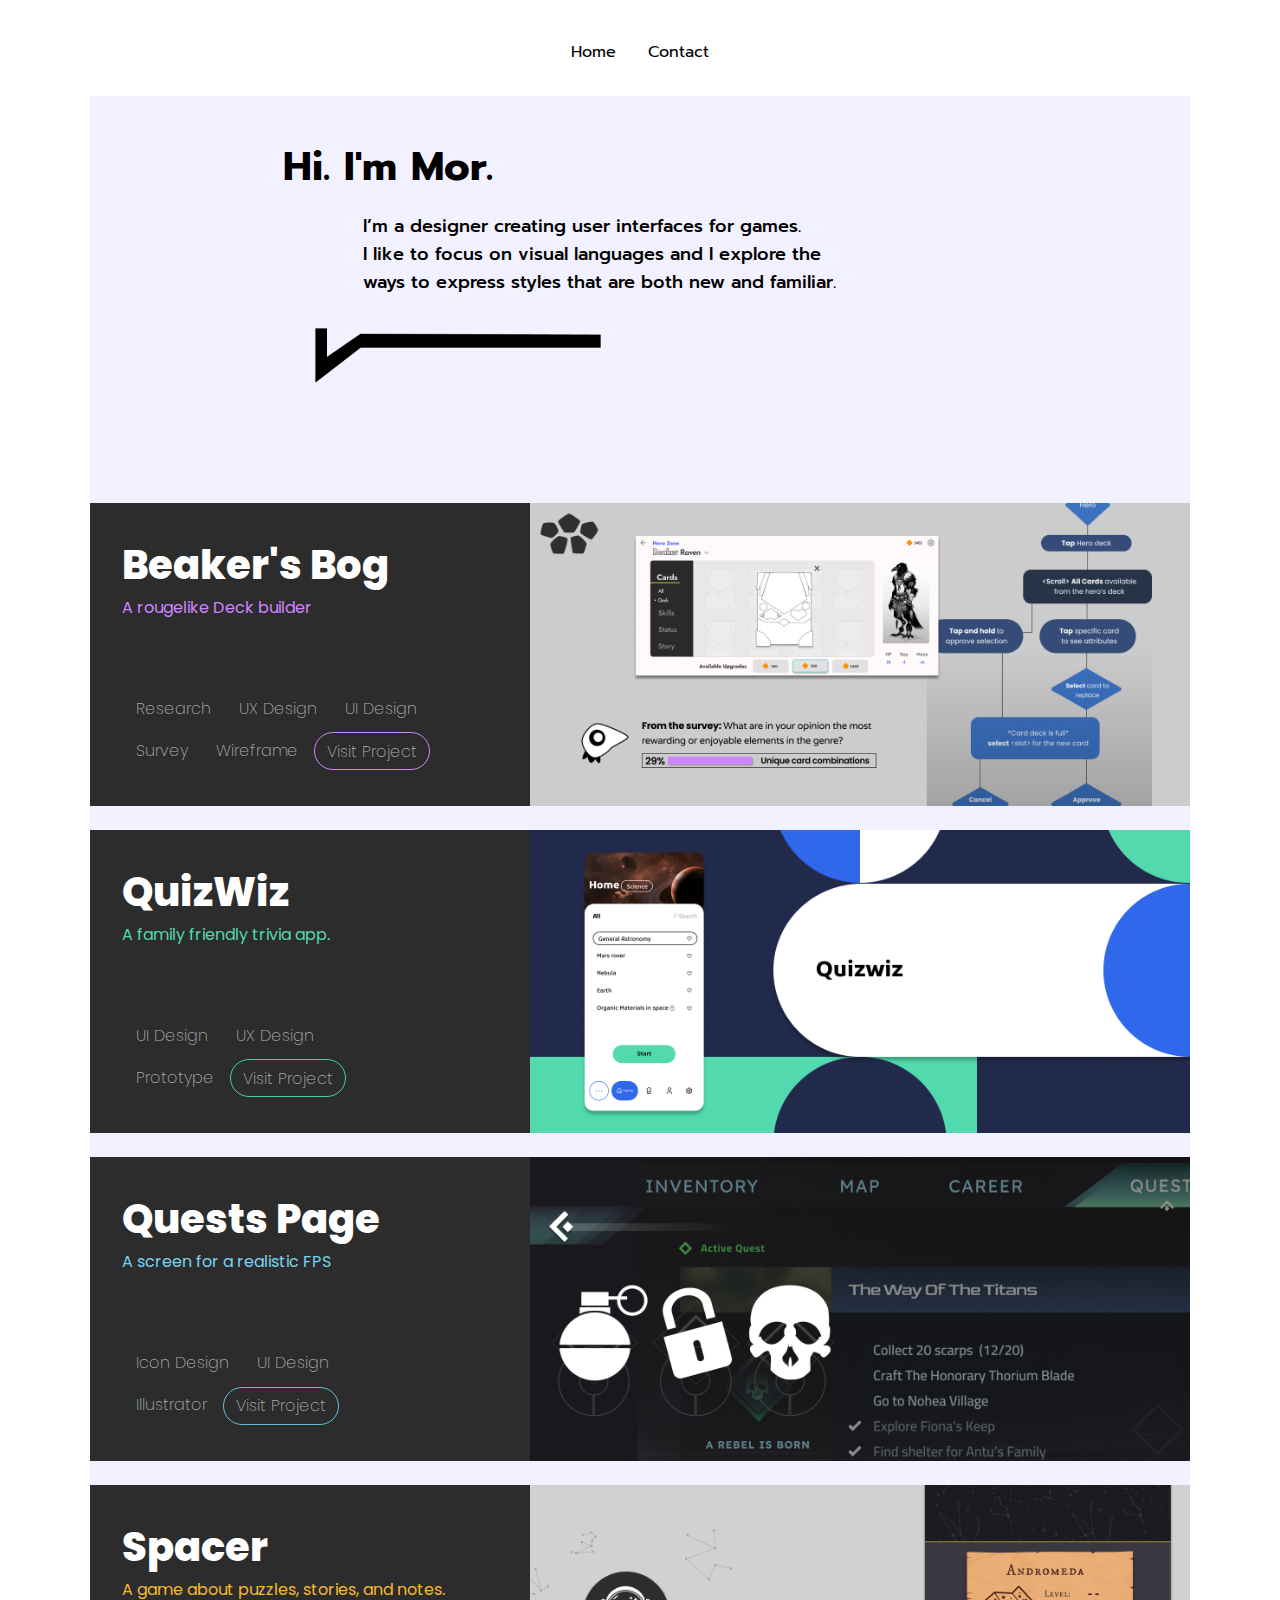
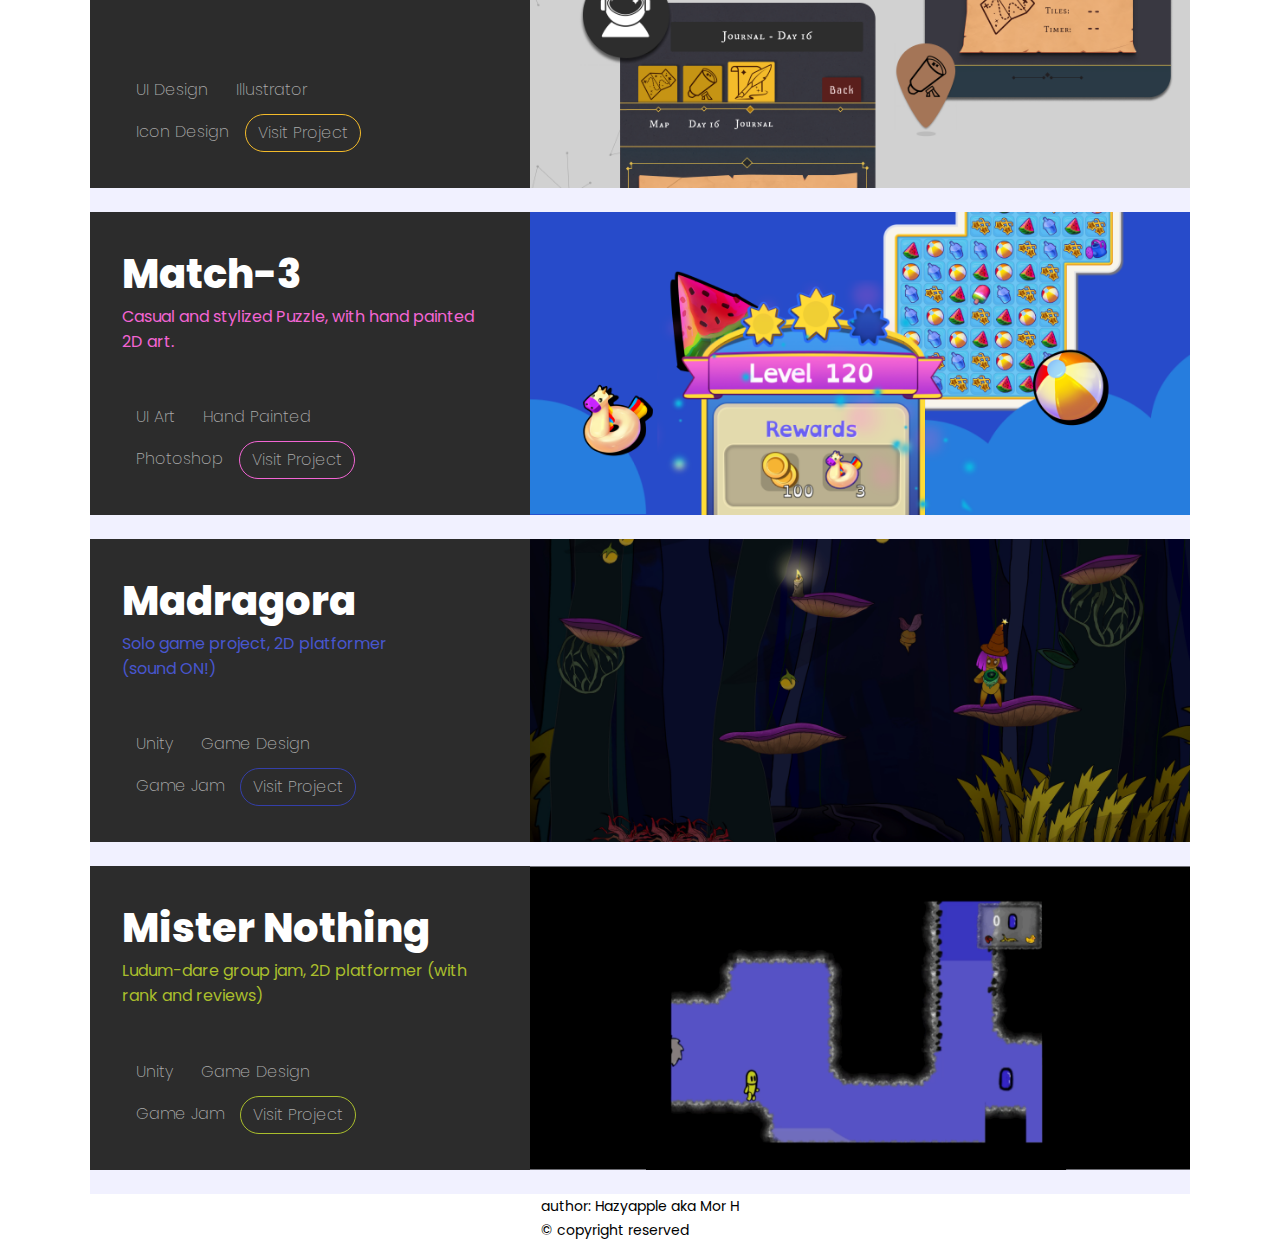
<file: index.html>
<!DOCTYPE html>
<html>

<head>
    <title>MorH Portfolio</title>
    <link rel="stylesheet" href="home.css">
    <link rel="stylesheet" href="button-animation.css">

    <!-- Fonts -->
    <link rel="preconnect" href="https://fonts.googleapis.com">
    <link rel="preconnect" href="https://fonts.gstatic.com" crossorigin>
    <link
        href="https://fonts.googleapis.com/css2?family=Poppins:ital,wght@0,200;0,300;0,400;0,500;0,600;0,700;1,900&family=Prompt:wght@100;200;300;400;500;700;900&display=swap"
        rel="stylesheet">


    <meta name="viewport" content="width=device-width, initial-scale=1">
</head>

<body>
    <header>
        <a href="index.html">Home</a>
        <a href="contact.html">Contact</a>
    </header>

    <main>
        <div class="intro">
            <h10>Hi. I'm Mor.</h10>
            <h2>
                I’m a designer creating user interfaces for games.<br>
                I like to focus on visual languages and I explore the ways to
                express styles that are both new and familiar.
            </h2>
            <!-- <img class="underline-1" src="/IMAGES/img42.png" /> -->
            <img class="underline-2" src="/IMAGES/img49.png" />

        </div>

        <div class="bigcontainer beakers-bog">
            <div class="information">
                <div class="information-title">
                    <h6>Beaker's Bog</h6>
                    <h3>A rougelike Deck builder</h3>
                </div>

                <div class="buttons-box">


                    <div class="buttons">
                        <div class="button" role="button">
                            Research
                        </div>
                        <div class="button" role="button">
                            UX Design
                        </div>
                        <div class="button" role="button">
                            UI Design
                        </div>
                    </div>

                    <div class="buttons">
                        <div class="button" role="button">
                            Survey
                        </div>
                        <div class="button" role="button">
                            Wireframe
                        </div>
                        <a href="beakers.html">
                            <div class="button visit" role="button">
                                Visit Project
                            </div>
                        </a>
                    </div>

                </div>

            </div>
            <img class="project-container-right" src="/IMAGES/img1.png" />
        </div>


        <div class="bigcontainer quiz-wiz">
            <div class="information">
                <div class="information-title">
                    <h6>QuizWiz</h6>
                    <h3>A family friendly trivia app.</h3>
                </div>

                <div class="buttons-box">
                    <div class="buttons">
                        <div class="button" role="button">
                            UI Design
                        </div>
                        <div class="button" role="button">
                            UX Design
                        </div>
                    </div>

                    <div class="buttons">
                        <div class="button" role="button">
                            Prototype
                        </div>
                        <a href="trivia.html">
                            <div class="button visit" role="button">
                                Visit Project
                            </div>
                        </a>
                    </div>
                </div>

            </div>
            <img class="project-container-right" src="/IMAGES/img2.png" />
        </div>



        <div class="bigcontainer quests">
            <div class="information">
                <div class="information-title">
                    <h6>Quests Page</h6>
                    <h3>A screen for a realistic FPS</h3>
                </div>

                <div class="buttons-box">


                    <div class="buttons">
                        <div class="button" role="button">
                        Icon Design
                        </div>
                        <div class="button" role="button">
                            UI Design
                        </div>

                    </div>

                    <div class="buttons">
                        <div class="button" role="button">
                            Illustrator
                        </div>
                        <a href="quests.html">
                            <div class="button visit" role="button">
                                Visit Project
                            </div>
                        </a>
                    </div>

                </div>

            </div>
            <img class=" project-container-right" src="/IMAGES/img3.png" />
        </div>



        <div class="bigcontainer spacer">
            <div class="information">
                <div class="information-title">
                    <h6>Spacer</h6>
                    <h3>A game about puzzles, stories, and notes.</h3>
                </div>

                <div class="buttons-box">
                    <div class="buttons">
                        <div class="button" role="button">
                            UI Design
                        </div>
                        <div class="button" role="button">
                            Illustrator
                        </div>
                    </div>

                    <div class="buttons">
                        <div class="button" role="button">
                            Icon Design
                        </div>
                        <a href="spacer.html">
                            <div class="button visit" role="button">
                                Visit Project
                            </div>
                        </a>
                    </div>

                </div>

            </div>
            <img class="project-container-right" src="/IMAGES/img4.png" />
        </div>



        <div class="bigcontainer match3">
            <div class="information">
                <div class="information-title">
                    <h6>Match-3</h6>
                    <h3>Casual and stylized Puzzle, with hand painted 2D art.</h3>
                </div>

                <div class="buttons-box">
                    <div class="buttons">
                        <div class="button" role="button">
                            UI Art
                        </div>
                        <div class="button" role="button">
                            Hand Painted
                        </div>
                    </div>

                    <div class="buttons">
                        <div class="button" role="button">
                            Photoshop
                        </div>
                        <a href="match3.html">
                            <div class="button visit" role="button">
                                Visit Project
                            </div>
                        </a>
                    </div>

                </div>

            </div>
            <img class="project-container-right" src="/IMAGES/img5.png" />
        </div>




        <div class="bigcontainer madragora">
            <div class="information">
                <div class="information-title">
                    <h6>Madragora</h6>
                    <h3>Solo game project,
                        2D platformer<br>
                       (sound ON!)</h3>
                </div>

                <div class="buttons-box">
                    <div class="buttons">
                        <div class="button" role="button">
                            Unity
                        </div>
                        <div class="button" role="button">
                            Game Design
                        </div>
                    </div>

                    <div class="buttons">
                        <div class="button" role="button">
                            Game Jam
                        </div>
                        <a href="https://hazyapple.itch.io/madregora" target="_blank">
                            <div class="button visit" role="button">
                                Visit Project
                            </div>
                        </a>
                    </div>

                </div>

            </div>
            <img class="project-container-right" src="/IMAGES/img50.png" />
        </div>



        
        <div class="bigcontainer mr-nothing">
            <div class="information">
                <div class="information-title">
                    <h6>Mister Nothing</h6>
                    <h3>Ludum-dare group jam,
                        2D platformer
                        (with rank and reviews)</h3>
                </div>

                <div class="buttons-box">
                    <div class="buttons">
                        <div class="button" role="button">
                            Unity
                        </div>
                        <div class="button" role="button">
                            Game Design
                        </div>
                    </div>

                    <div class="buttons">
                        <div class="button" role="button">
                            Game Jam
                        </div>
                        <a href="https://ldj.am/$165547" target="_blank">
                            <div class="button visit" role="button">
                                Visit Project
                            </div>
                        </a>
                    </div>

                </div>

            </div>
            <img class="project-container-right" src="/IMAGES/img51.png" />
        </div>
        



    </main>

    <footer>
        <p6>author: Hazyapple aka Mor H <br>
            &copy; copyright reserved</p6>
    </footer>




</body>

<script src="hover.js"></script>

</html>
</file>
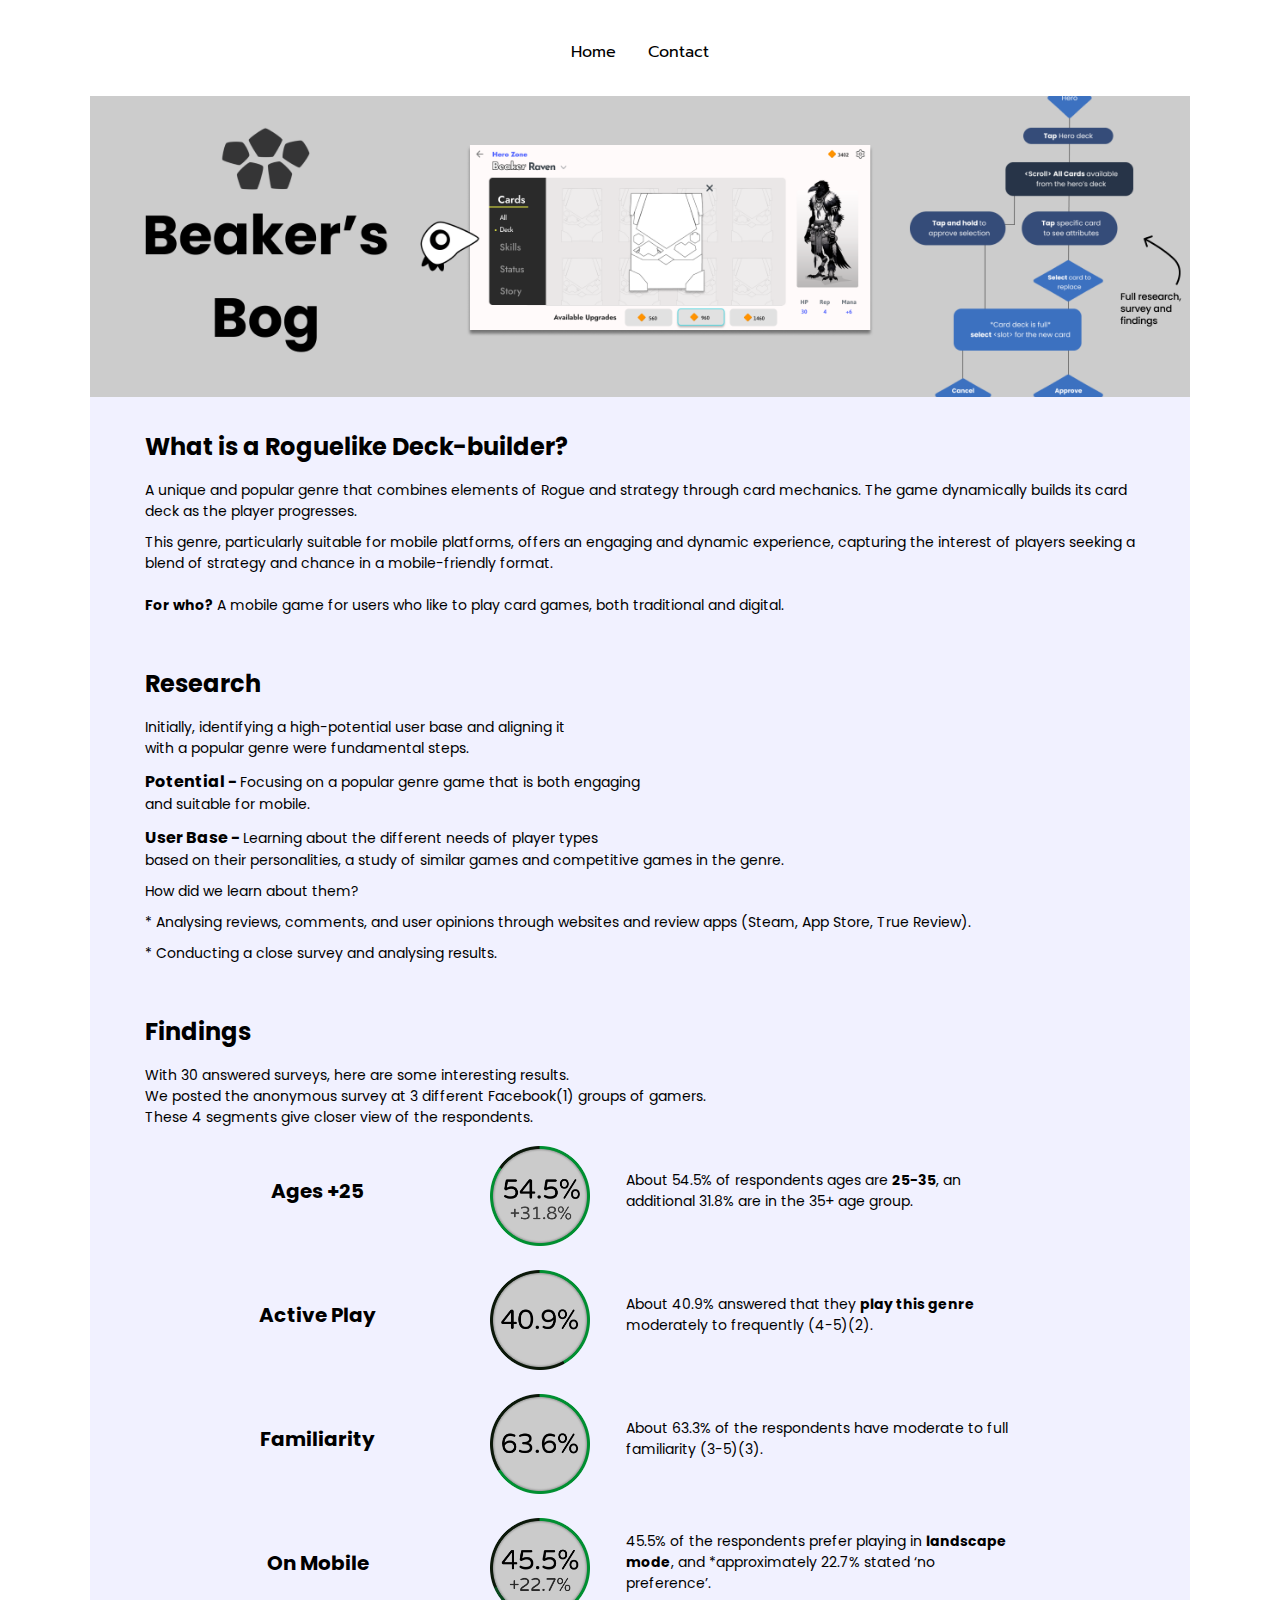
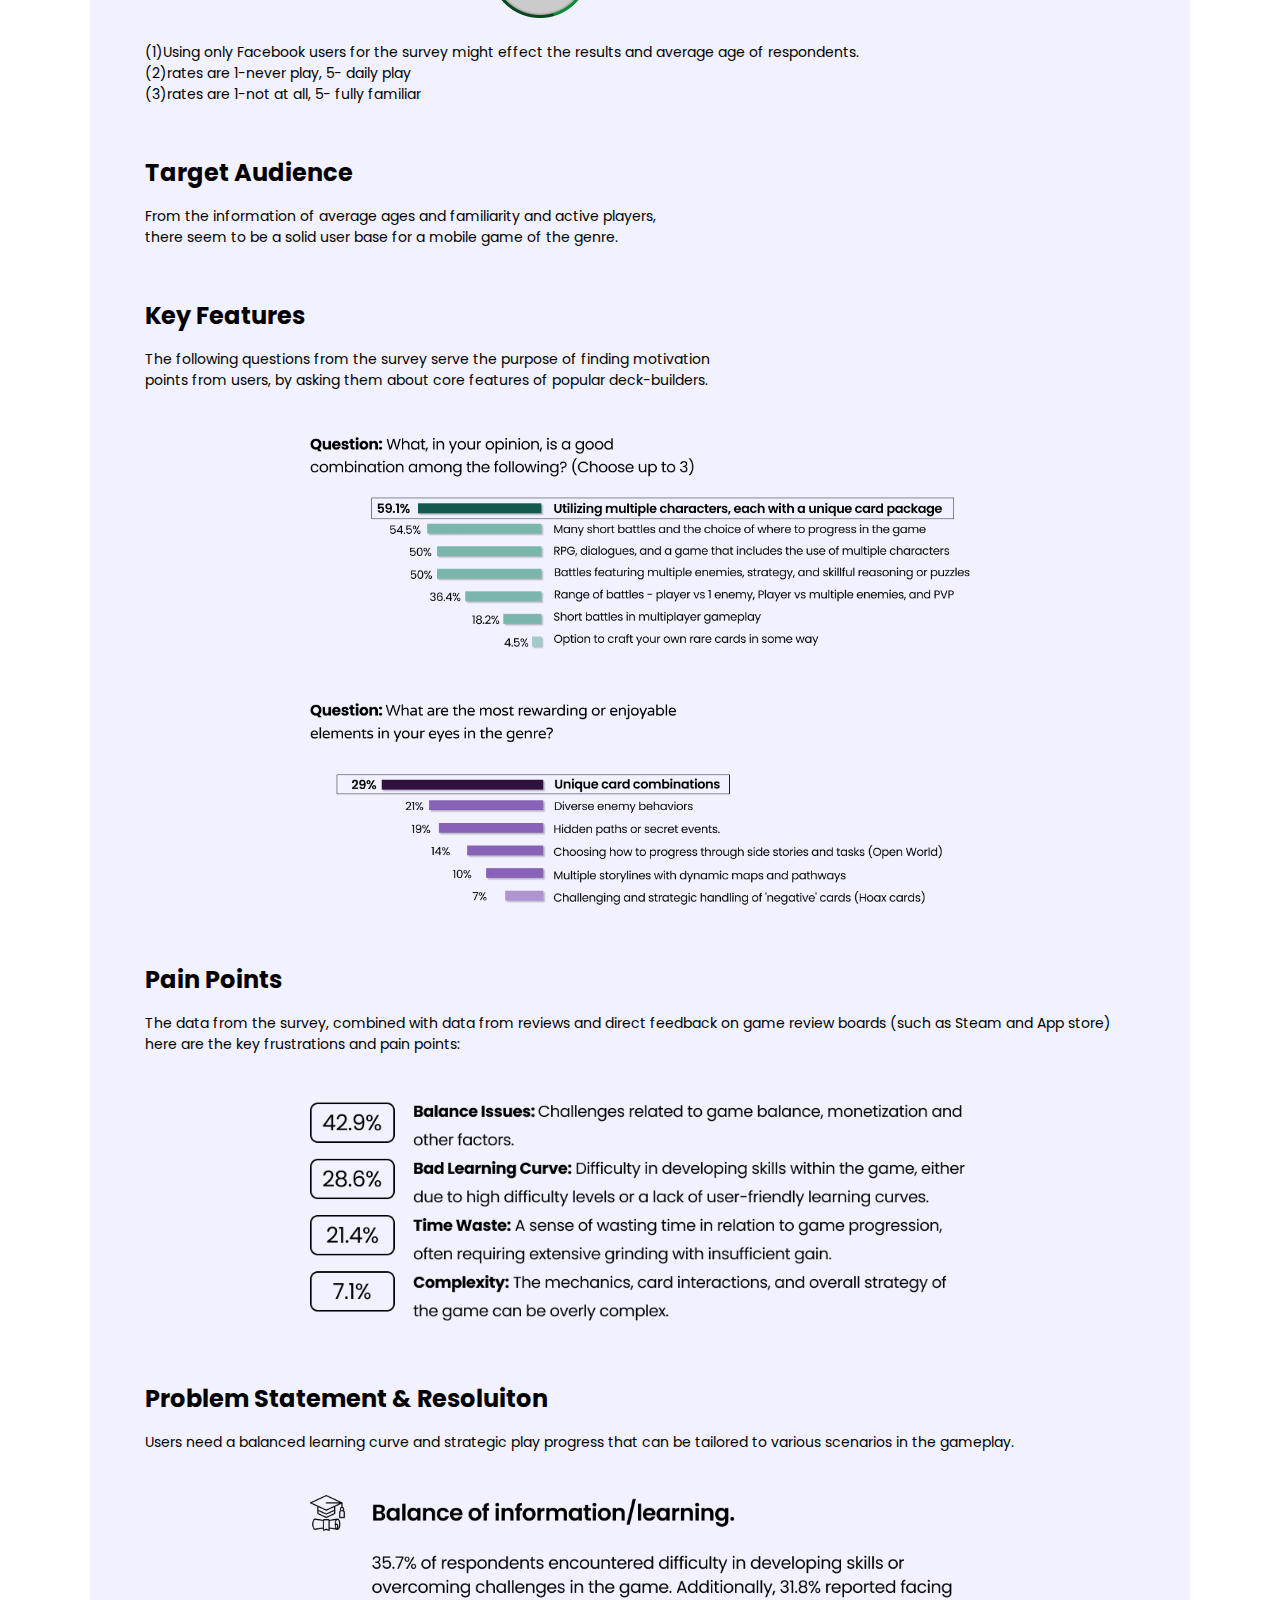
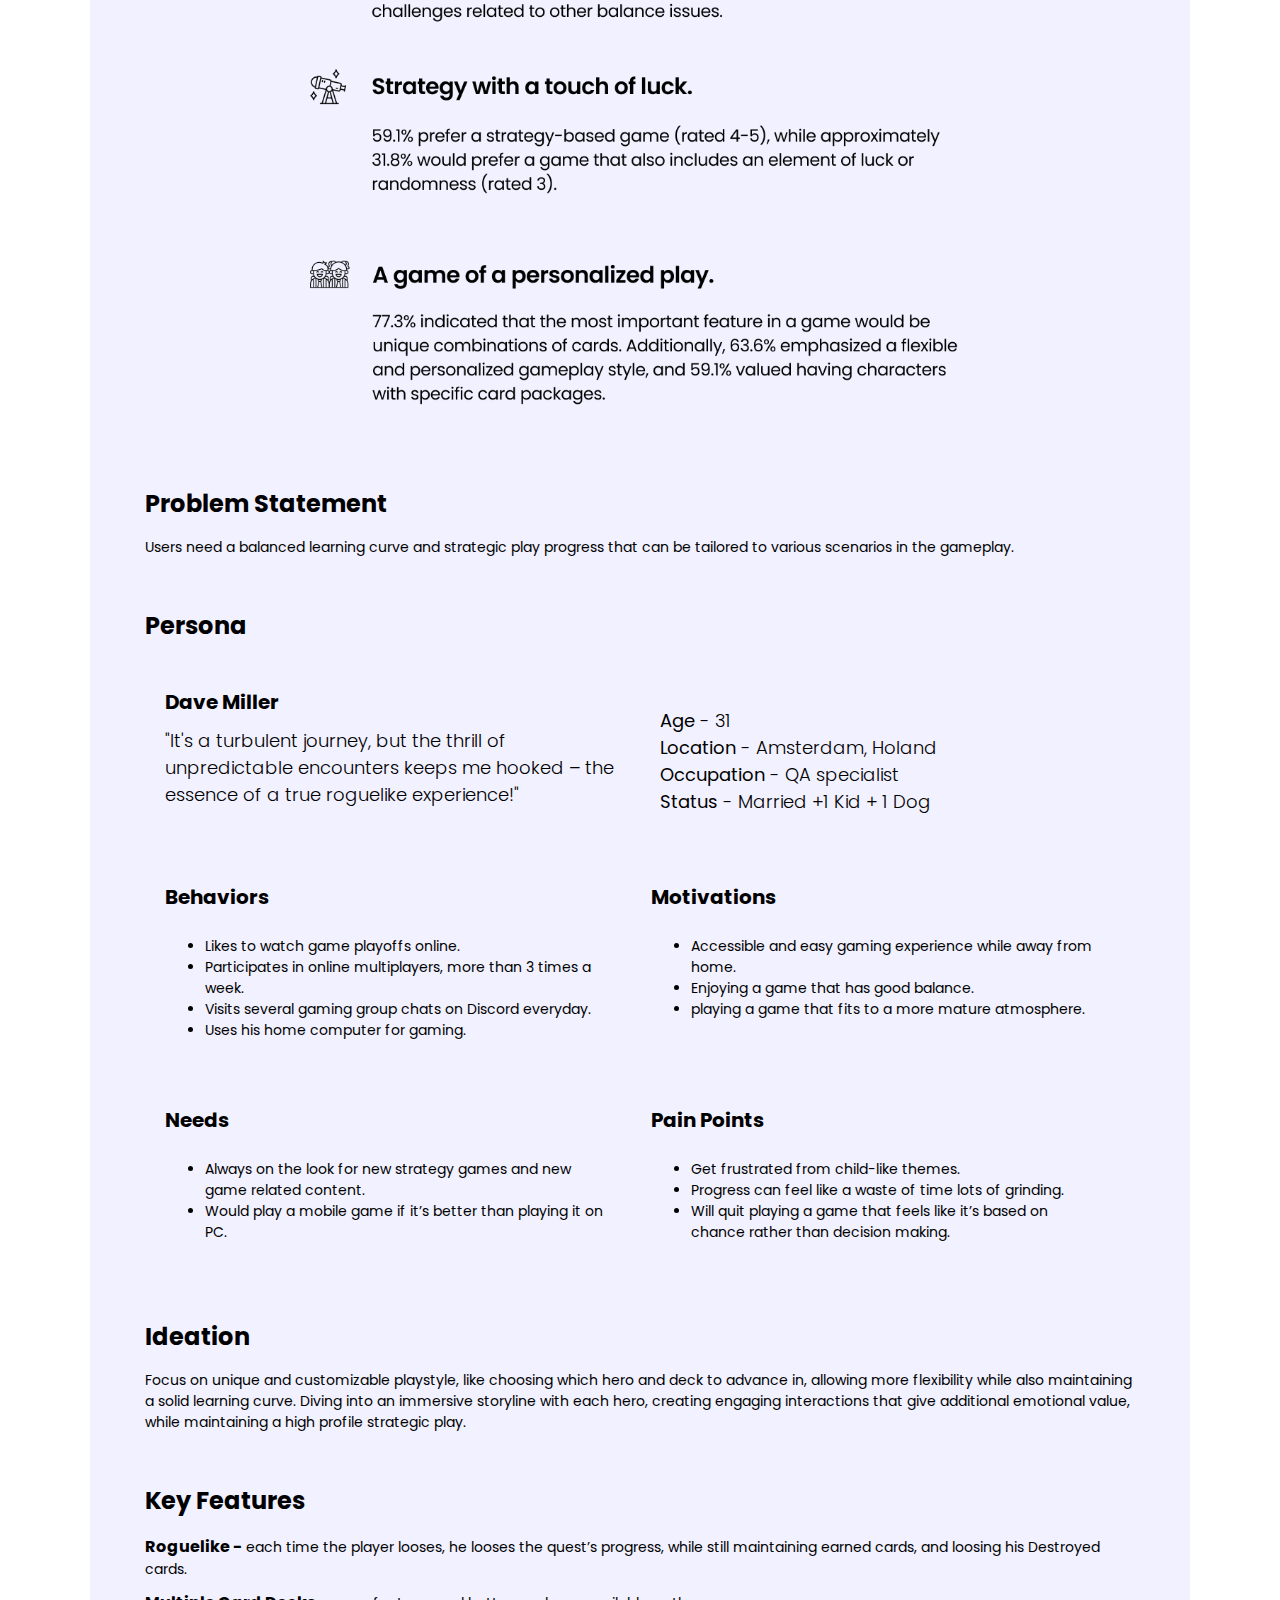
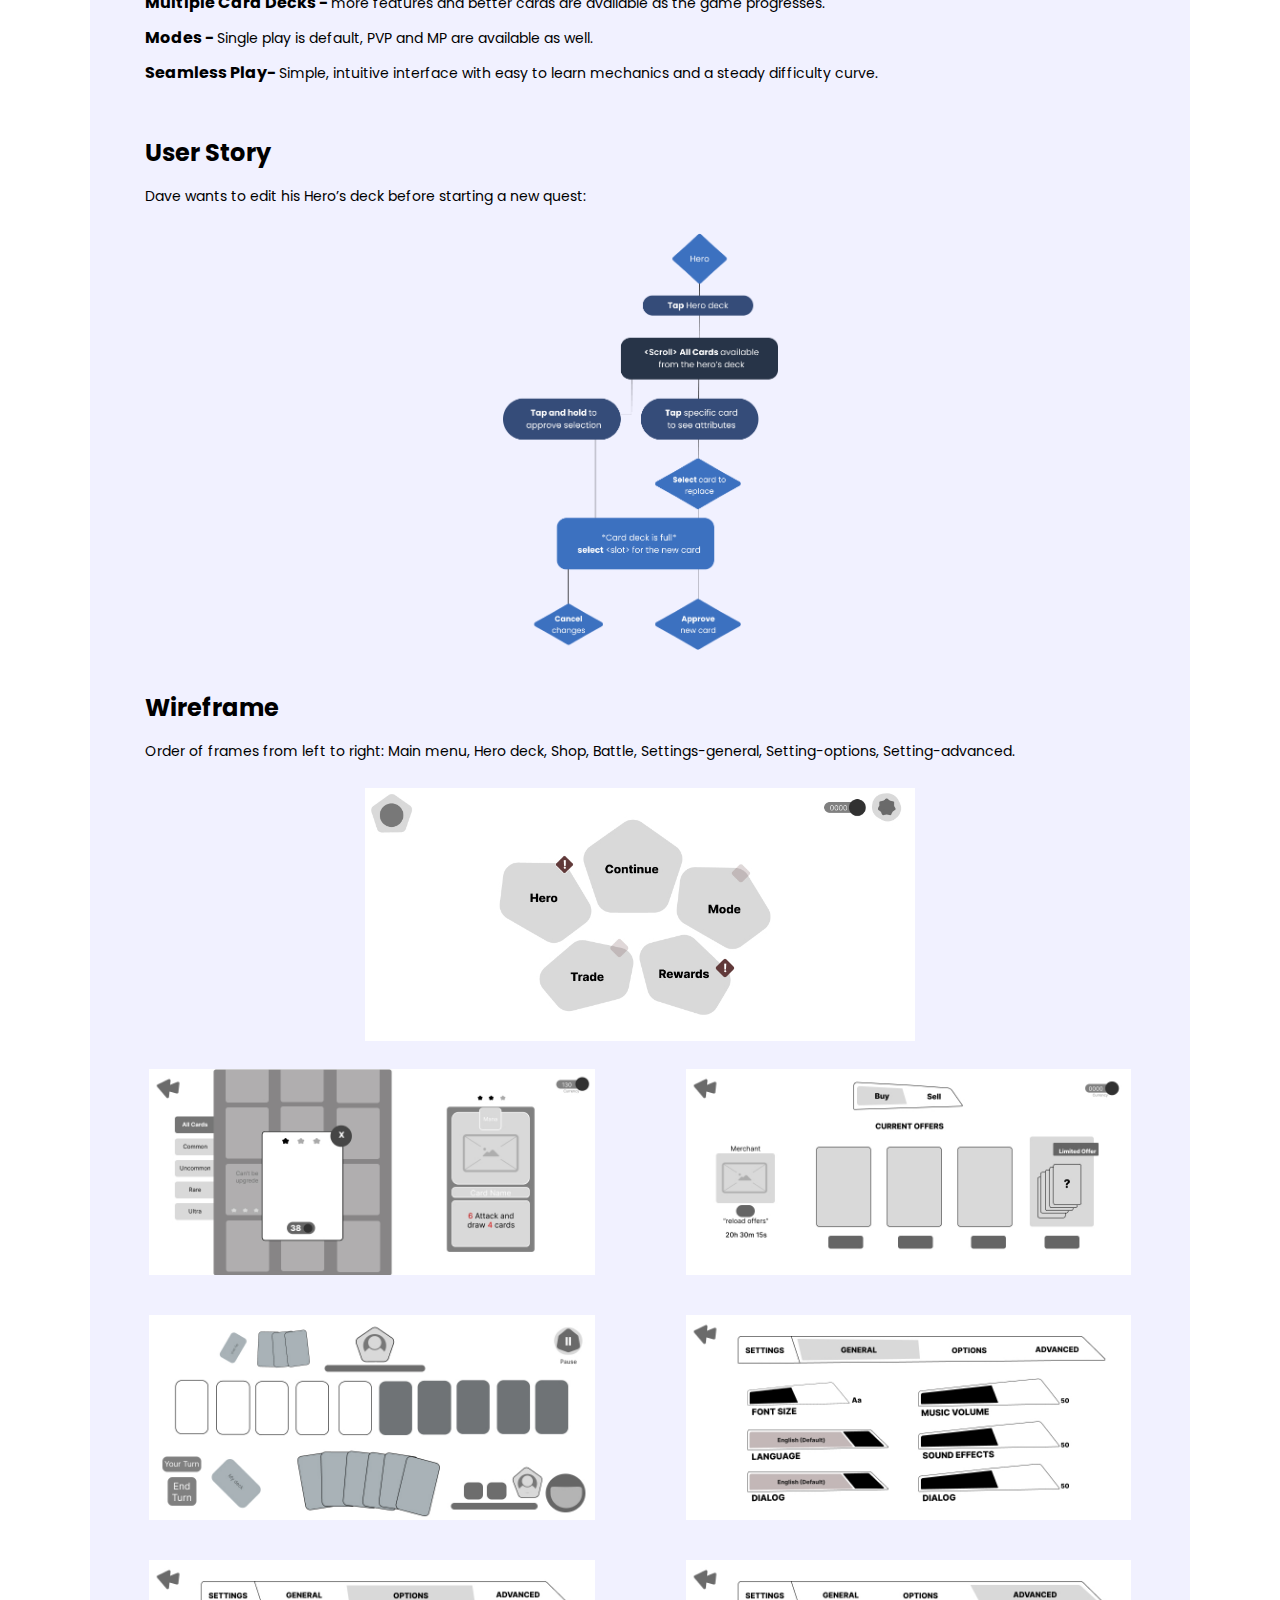
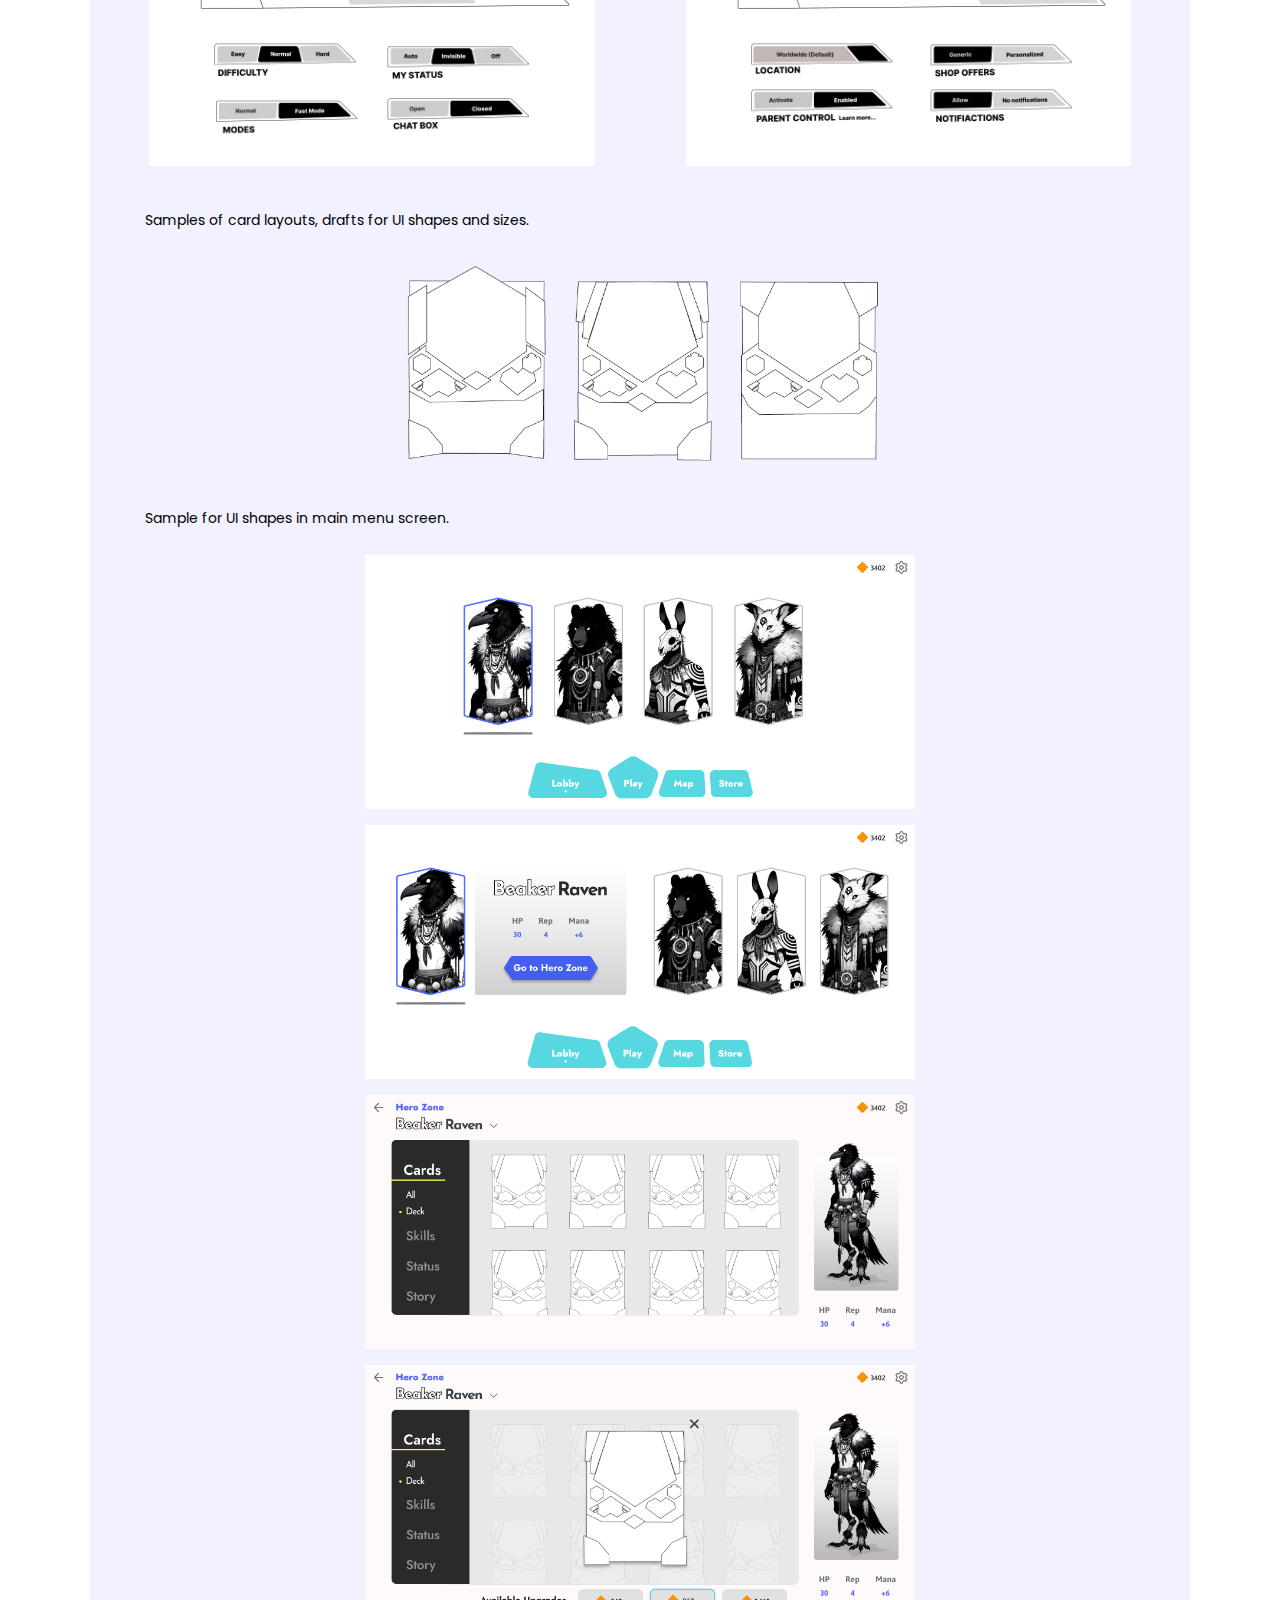
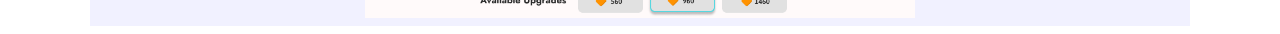
<file: beakers.html>
<!DOCTYPE html>
<html>
<head>
    <title>MorH Portfolio</title>
    <link rel="stylesheet" href="beakers.css">
    <link rel="stylesheet" href="button-animation.css">

    <!-- Fonts -->
    <link rel="preconnect" href="https://fonts.googleapis.com">
    <link rel="preconnect" href="https://fonts.gstatic.com" crossorigin>
    <link
        href="https://fonts.googleapis.com/css2?family=Poppins:ital,wght@0,200;0,300;0,400;0,500;0,600;0,700;1,900&family=Prompt:wght@100;200;300;400;500;700;900&display=swap"
        rel="stylesheet">


    <meta name="viewport" content="width=device-width, initial-scale=1">
</head>

<body>
    <header>
        <a href="index.html">Home</a>
        <a href="contact.html">Contact</a>
    </header>

<main>

    <img class="image banner" src="/IMAGES/img47.png" />

    <div class="textbox introduction">

            <h4>What is a Roguelike Deck-builder?</h4>
            <p2>
                A unique and popular genre that combines elements of Rogue and strategy through card mechanics.
                The game dynamically builds its card deck as the player progresses.
            </p2>
            <p2>
                This genre, particularly suitable for mobile platforms,
                offers an engaging and dynamic experience, capturing the interest of players
                seeking a blend of strategy and chance in a mobile-friendly format.
            <p2><br><br>
            <p2><strong>For who?</strong></p2>
            <p2>
                A mobile game for users who like to play card games, both traditional and digital.
            </p2>
          </div>

    <div class="textbox research">

        <h4>Research</h4>
            <p2>
                Initially, identifying a high-potential user base and aligning it<br>
                with a popular genre were fundamental steps.
            </p2>
            <p2>
                <p3>Potential - </p3>
                Focusing on a popular genre game that is both engaging<br> and suitable for mobile.
            </p2>
            <p2>
                <p3>User Base - </p3>
                Learning about the different needs of player types <br>based on their personalities,
                a study of similar games and competitive games in the genre.
            </p2>
            <p2>How did we learn about them?</p2>
            <p2>* Analysing reviews, comments, and user opinions through websites and review apps (Steam, App Store,
                True Review).</p2>
            <p2>* Conducting a close survey and analysing results.</p2>
    </div>

    <div class="textbox findings">
        <h4>Findings</h4>
        <p2>With 30 answered surveys, here are some interesting results.<br> We posted the anonymous survey at 3
            different Facebook(1) groups of gamers.
            <br> These 4 segments give closer view of the respondents.
        </p2>
    </div>

    <!-- CAKES -->

    <div class="bigcontainer ages+25">

        <div class="container-titles">
            <p1>Ages +25</p1>
        </div>

            <img class="container-img" src="/IMAGES/img22.png">

        <div class="container-text"> 
            <p2>About 54.5% of respondents ages are <strong>25-35</strong>, 
                an additional 31.8% are in the 35+ age group.
            </p2>
        </div>
    </div>    

    
    <div class="bigcontainer active players">

        <div class="container-titles">
            <p1>Active Play</p1>
        </div>

            <img class="container-img" src="/IMAGES/img23.png">

        <div class="container-text"> 
            <p2>About 40.9% answered that they <strong>play this
                genre</strong> moderately to frequently (4-5)(2).
            </p2>
        </div>
    </div>    

    <div class="bigcontainer familiarity">

        <div class="container-titles">
            <p1>Familiarity</p1>
        </div>

            <img class="container-img" src="/IMAGES/img24.png">

        <div class="container-text"> 
            <p2>About 63.3% of the respondents have moderate to full familiarity (3-5)(3).
            </p2>
        </div>
    </div>   
    
    <div class="bigcontainer on mobile">

        <div class="container-titles">
            <p1>On Mobile</p1>
        </div>

            <img class="container-img" src="/IMAGES/img25.png">

        <div class="container-text"> 
            <p2>45.5% of the respondents prefer playing in <strong>landscape mode</strong>,
                and *approximately 22.7%  stated ‘no preference’.
            </p2>
        </div>
    </div> 

<!-- NO MORE CAKES -->

    <div class="textbox reff numbers (1-3)">
        <p4>
            (1)Using only Facebook users for the survey might effect the results and average age of respondents.
            <br>(2)rates are 1-never play, 5- daily play
            <br>(3)rates are 1-not at all, 5- fully familiar
        </p4>
    </div>    

    <div class="textbox target audience">
        <h4>Target Audience</h4>
        <p2> From the information of average ages and familiarity and active players,<br>
            there seem to be a solid user base for a mobile game of the genre.</p2>
    </div>

    <div class="textbox key features"> 
        <h4>Key Features</h4>
        <p2>The following questions from the survey serve the purpose of finding
            motivation<br> points from users, by asking them about core features of popular deck-builders.</p2>
    </div>

<!-- QUESTION IMAGES -->
    <img class="image-question one" src="/IMAGES/img45.png"/> 
    <img class="image-question one" src="/IMAGES/img46.png"/> 

    <div class="textbox pain points">
        <h4>Pain Points</h4>
        <p2>
            The data from the survey, combined with data from reviews and
            direct feedback on game review boards (such as Steam and App store)
            here are the key frustrations and pain points:
        </p2>
    </div>

    <!-- Pain Points IMAGE -->
    <img class="image-question one" src="/IMAGES/img43.png"/> 

    <div class="textbox problem statement">
        <h4>Problem Statement & Resoluiton</h4>
        <p2>Users need a balanced learning curve and strategic play progress
            that can be tailored to various scenarios in the gameplay.</p2>
    </div>

    <!-- Resolutions IMAGE -->
    <img class="image-question one" src="/IMAGES/img44.png"/> 

    <div class="textbox problem statement">
        <h4>Problem Statement</h4>
        <p2>Users need a balanced learning curve and strategic
             play progress that can be tailored to various scenarios in the gameplay.</p2>
    </div>

    <div class="textbox persona">
        <h4>Persona</h4>
    </div>

    <!-- DAVE MILLER -->

    <div class="bigcontainer-dave DAVE MILLER">

        <div class="container-title-dave">
            <p1>Dave Miller</p1>
            <p5>"It's a turbulent journey, but the thrill of unpredictable encounters keeps me hooked – the essence of a true roguelike experience!"</p5>
        </div>
        <div class="container-text-dave"> 
            <p5><br><strong>Age</strong> - 31
                <br><strong>Location</strong> - Amsterdam, Holand
                <br><strong>Occupation</strong> - QA specialist
                <br><strong>Status</strong> - Married +1 Kid + 1 Dog
            </p5>
        </div>
    </div>    

    <div class="bigcontainer-dave-lists Behaviors - Motivations">

        <div class="container-lists-dave">
            <p1>Behaviors</p1>
            <p2>
                <ul>
                    <li>Likes to watch game playoffs online.</li>
                    <li>Participates in online multiplayers, more than 3 times a week.</li>
                    <li>Visits several gaming group chats on Discord everyday.</li>
                    <li>Uses his home computer for gaming.</li>
                </ul>
            </p2>
        </div>
        
        <div class="container-lists-dave"> 
            <p1>Motivations</p1>
            <p2>
                <ul>
                    <li>Accessible and easy gaming experience while away from home.</li>
                    <li>Enjoying a game that has good balance.</li>
                    <li>playing a game that fits to a more mature atmosphere.</li>
                </ul>
            </p2>
        </div>
    </div>   

    <div class="bigcontainer-dave-lists Needs-Pain Points">

        <div class="container-lists-dave">
            <p1>Needs</p1>
            <p2>
            <ul>
                <li>Always on the look for new strategy games and new game related content.</li>
                <li>Would play a mobile game if it’s better than playing it on PC.</li>
            </ul>
            <p2>
        </div>

        <div class="container-lists-dave"> 
            <p1>Pain Points</p1>
            <p2>
                <ul>
                    <li>Get frustrated from child-like themes.</li>
                    <li>Progress can feel like a waste of time lots of grinding.</li>
                    <li>Will quit playing a game that feels like it’s based on chance rather than decision making.</li>
                </ul>
            </p2>
     
        </div>
    </div>  


    <div class="textbox ideation">
        <h4>Ideation</h4>
        <p2>Focus on unique and customizable playstyle, like choosing which hero and deck to advance in,
             allowing more flexibility while also maintaining a solid learning curve. Diving into an immersive
              storyline with each hero, creating engaging interactions that give additional emotional value,
               while maintaining a high profile strategic play.  </p2>
    </div>

    <div class="textbox key features">
        <h4>Key Features</h4>
        <p2><p3>Roguelike -</p3> each time the player looses, he looses the quest’s progress,
             while still maintaining earned cards, and loosing his Destroyed cards.  </p2>
        <p2><p3>Multiple Card Decks - </p3>more features and better cards are available as the game progresses.</p2>
        <p2><p3>Modes - </p3>Single play is default, PVP and MP are available as well.</p2>
        <p2><p3>Seamless Play- </p3>Simple, intuitive interface with easy to learn mechanics and a steady difficulty curve. </p2>
    </div>

    <div class="textbox user story">
        <h4>User Story</h4>
        <p2>Dave wants to edit his Hero’s deck before starting a new quest:</p2>
    </div>

    <!-- Flow chart IMAGE -->
    <img class="image-flow-chart user story tree" src="/IMAGES/img31.png">

    <div class="textbox wireframe">
        <h4>Wireframe</h4>
        <p2>Order of frames from left to right: Main menu, Hero deck, Shop, Battle,
             Settings-general, Setting-options, Setting-advanced.</p2>  
    </div>

    <img class="image-wireframes home" src="/IMAGES/img32.jpg">

    <div class="bigcontainer-wireframes">
        <img class="image-wireframes" src="/IMAGES/img33.jpg">
        <img class="image-wireframes" src="/IMAGES/img34.jpg">
    </div>

    <div class="bigcontainer-wireframes">
        <img class="image-wireframes" src="/IMAGES/img35.jpg">
        <img class="image-wireframes" src="/IMAGES/img36.jpg">
    </div>

    <div class="bigcontainer-wireframes">
        <img class="image-wireframes" src="/IMAGES/img37.jpg">
        <img class="image-wireframes" src="/IMAGES/img38.jpg">
    </div>

    <div class="textbox">
        <br>
        <p2>Samples of card layouts, drafts for UI shapes and sizes.</p2>
    </div>

    <img class="image-wireframes home" src="/IMAGES/img39.png">

    <div class="textbox">
        <br>
        <p2>Sample for UI shapes in main menu screen.</p2>
    </div>

    <img class="image-wireframes home" src="/IMAGES/img66.png">
    <img class="image-wireframes home" src="/IMAGES/img67.png">
    <img class="image-wireframes home" src="/IMAGES/img68.png">
    <img class="image-wireframes home" src="/IMAGES/img69.png">

   


</main>
</body>


</html>
</file>
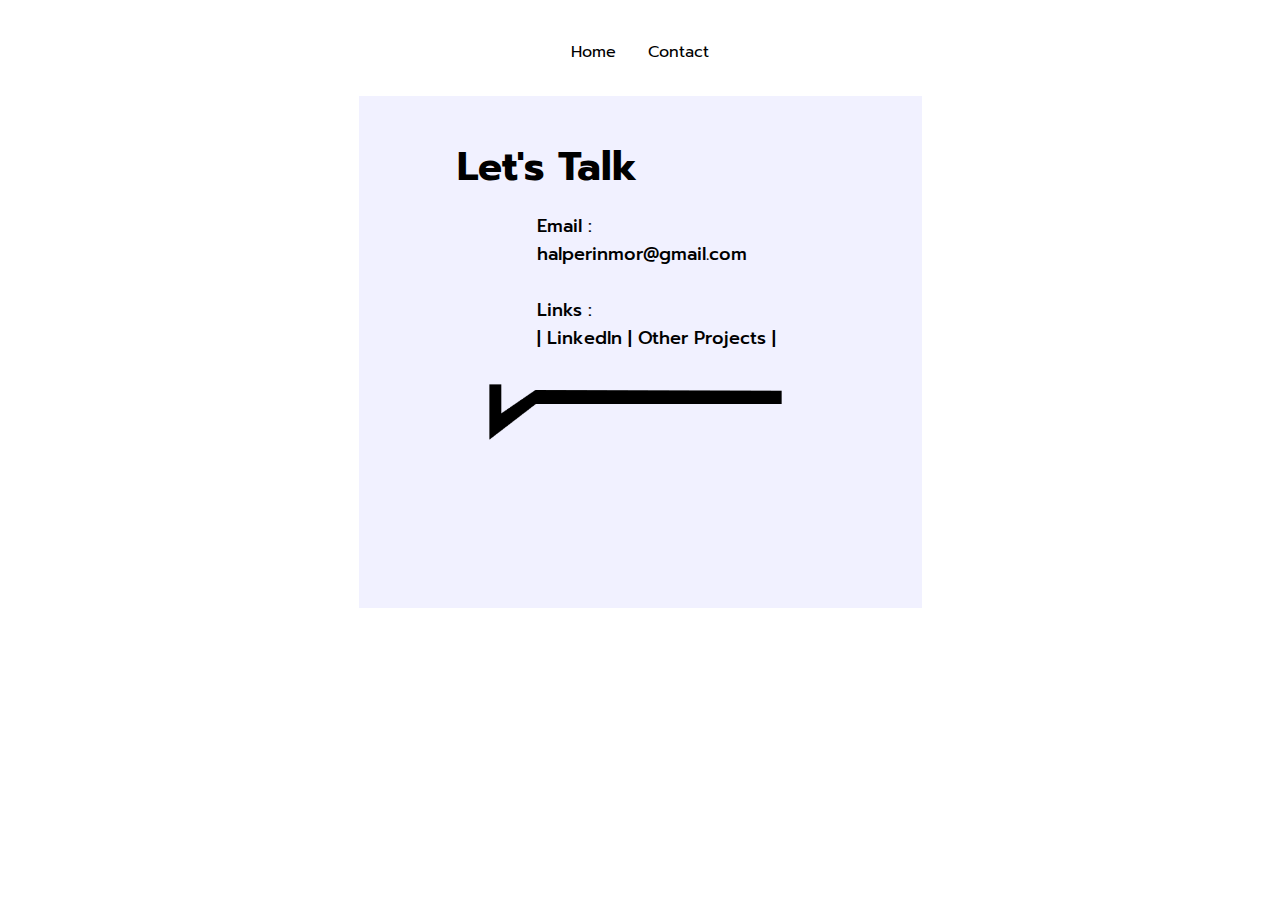
<file: contact.html>
<!DOCTYPE html>
<html>
<head>
    <title>MorH Portfolio</title>
    <link rel="stylesheet" href="home.css">
    <link rel="stylesheet" href="button-animation.css">
    
    <!-- Fonts -->
    <link rel="preconnect" href="https://fonts.googleapis.com">
    <link rel="preconnect" href="https://fonts.gstatic.com" crossorigin>
    <link href="https://fonts.googleapis.com/css2?family=Poppins:ital,wght@0,200;0,300;0,400;0,500;0,600;0,700;1,900&family=Prompt:wght@100;200;300;400;500;700;900&display=swap" rel="stylesheet">
    
    <meta name="viewport" content="width=device-width, initial-scale=1">
</head>

<body>
    <header>
        <a href="index.html">Home</a>
        <a href="contact.html">Contact</a>
    </header>

    <main>
        <div class="intro">
            <h10>Let's Talk</h10>
            <h2>
                Email : halperinmor@gmail.com
                <br><br>
                Links :<br> <a href="https://www.linkedin.com/in/morhalperin/">| LinkedIn</a>
                <a href="https://linktr.ee/Mor_Halperin ">| Other Projects |</a>
            </h2>
            <img class="underline-1" src="/IMAGES/img49.png" />
            <br>
            <br>


        </div>

    </main>


</body>

</html>
</file>
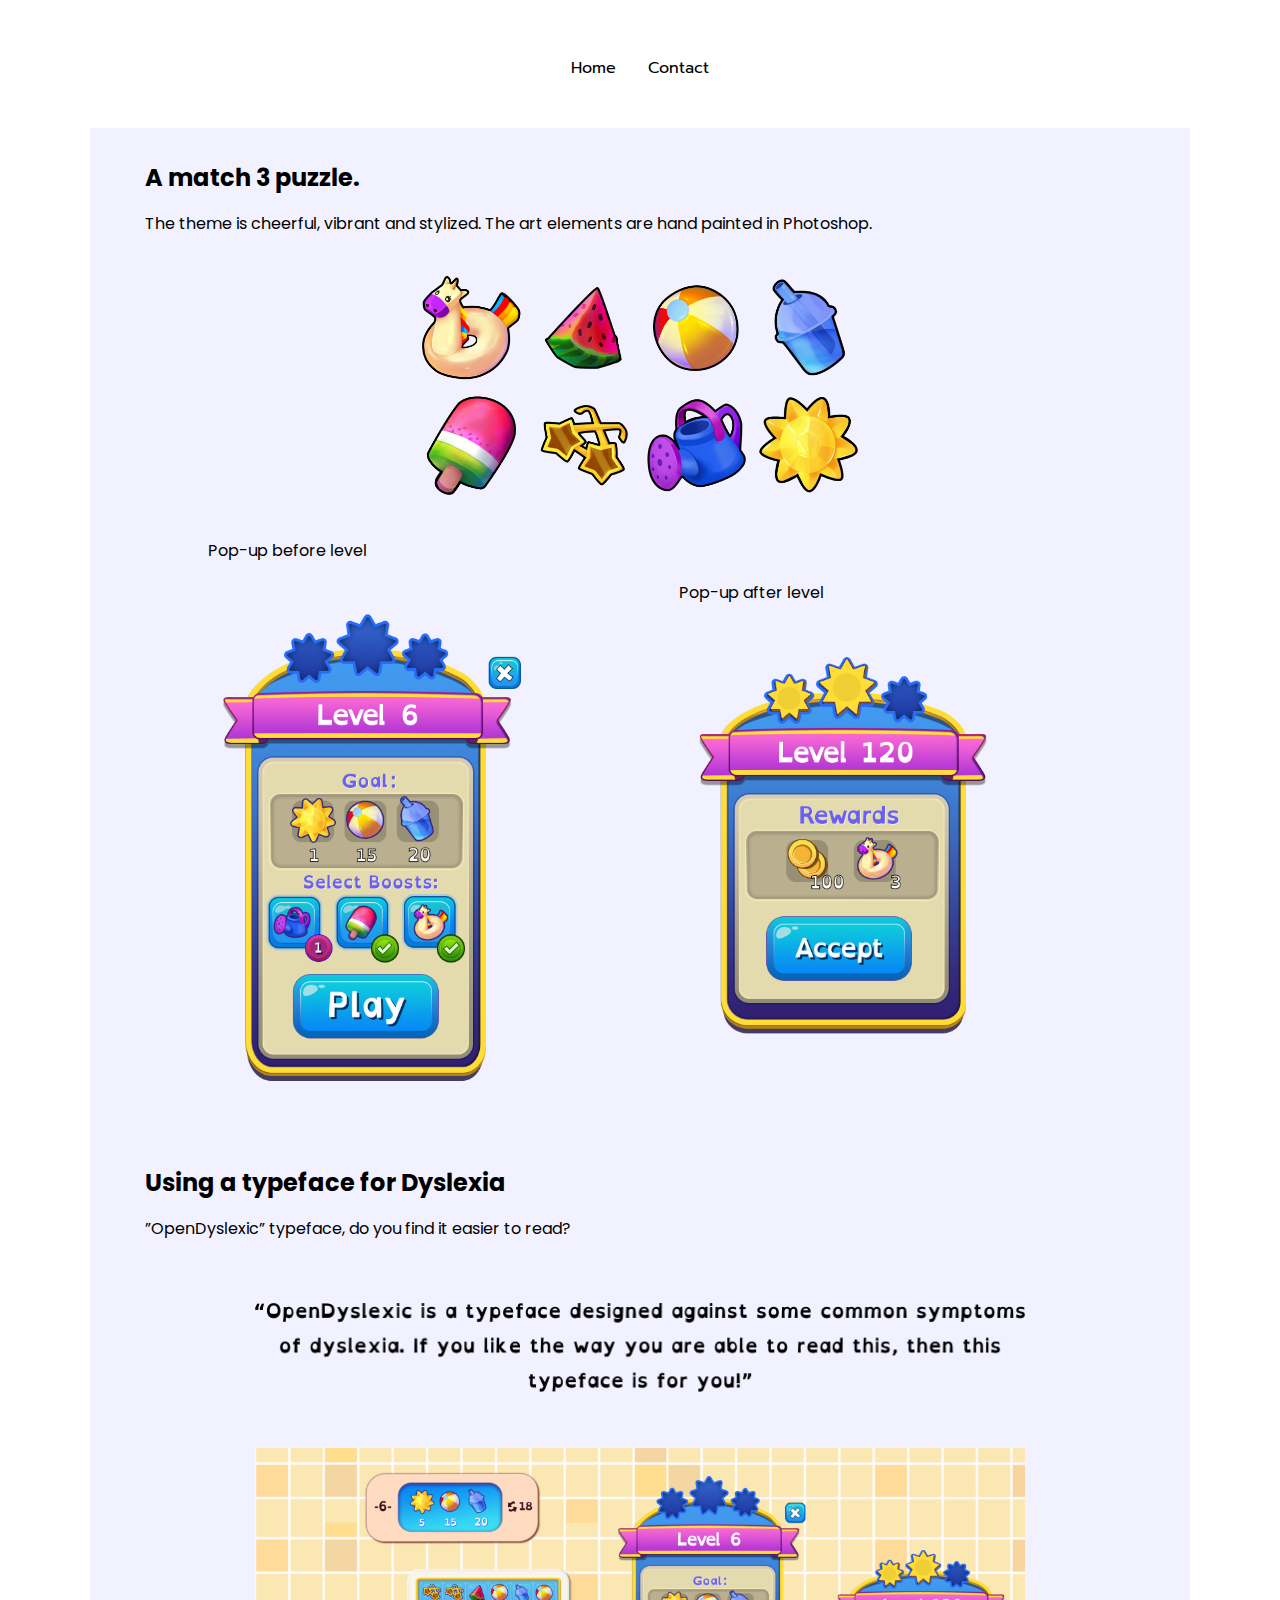
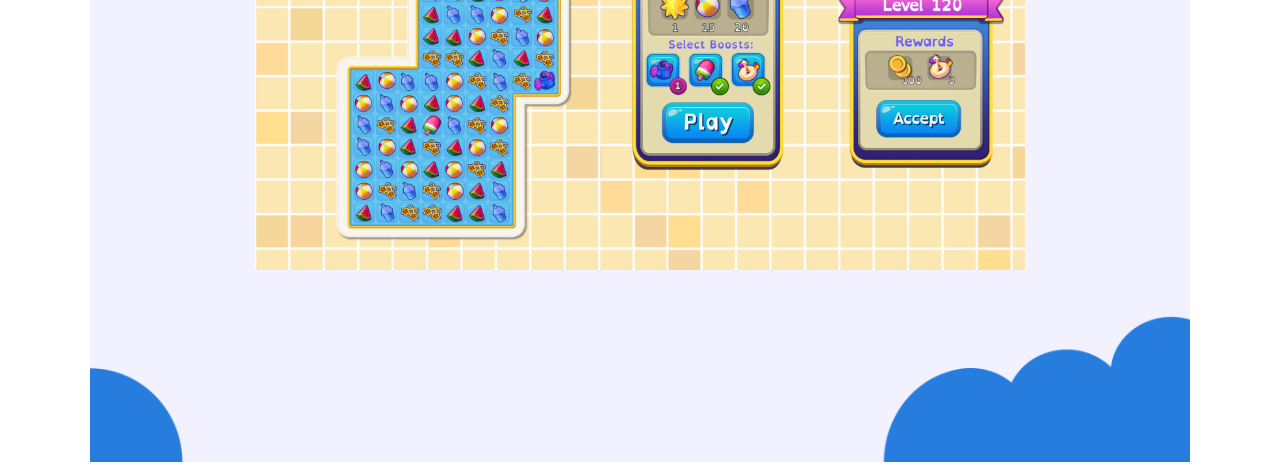
<file: match3.html>
<!DOCTYPE html>
<html>
<head>
    <title>MorH Portfolio</title>
    <link rel="stylesheet" href="match3.css">
    <link rel="stylesheet" href="button-animation.css">

    <!-- Fonts -->
    <link rel="preconnect" href="https://fonts.googleapis.com">
    <link rel="preconnect" href="https://fonts.gstatic.com" crossorigin>
    <link
        href="https://fonts.googleapis.com/css2?family=Poppins:ital,wght@0,200;0,300;0,400;0,500;0,600;0,700;1,900&family=Prompt:wght@100;200;300;400;500;700;900&display=swap"
        rel="stylesheet">


    <meta name="viewport" content="width=device-width, initial-scale=1">
</head>

<body>

    <header>
        <header>
            <a href="index.html">Home</a>
            <a href="contact.html">Contact</a>
        </header>
    </header>

    <main>

        

        <div class="textbox">
            <h4>A match 3 puzzle.</h4>
            <p2>
                The theme is cheerful, vibrant and stylized. 
                The art elements are hand painted in Photoshop. 
            </p2>
        </div>

        <img class="image-icons" src="/IMAGES/img18.png" />


        


        <div class="bigcontainer">
            <div class="bigcontainer-right">
                <p2>Pop-up before level</p2>
                <img class="image" src="/IMAGES/img62.png">
            </div>
            <div class="bigcontainer-right">
                <p2>Pop-up after level</p2>
                <img src="/IMAGES/img63.png">

            </div>
        </div>

        <div class="textbox">
            <h4>Using a typeface for Dyslexia</h4>
            <p2>”OpenDyslexic” typeface, do you find it easier to read?
            </p2><br>
        </div>

        <img class="image-opendyslecxic" src="/IMAGES/img54.png" /><br><br>

        <img class="image-main" src="/IMAGES/img19.png" />

        <img class="image" src="/IMAGES/img55.png" />
        

    </main>

</body>



</html>
</file>
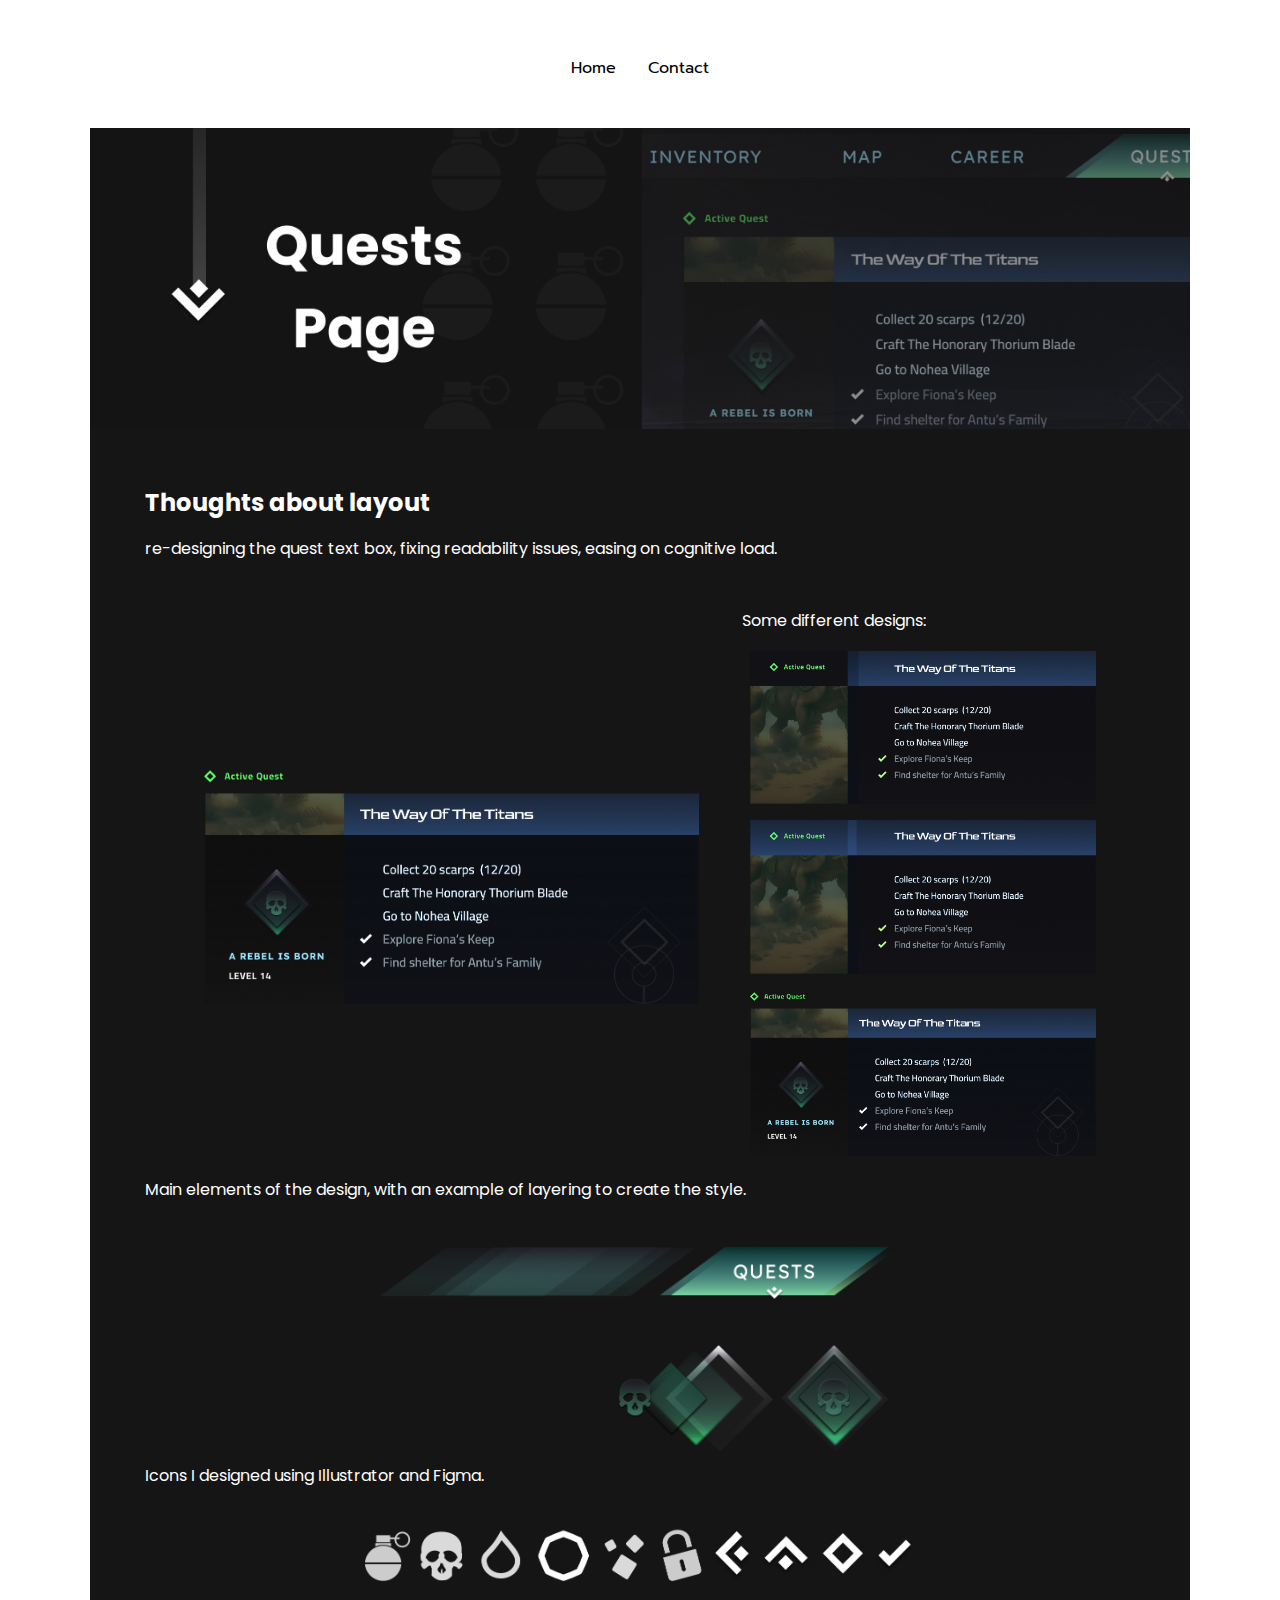
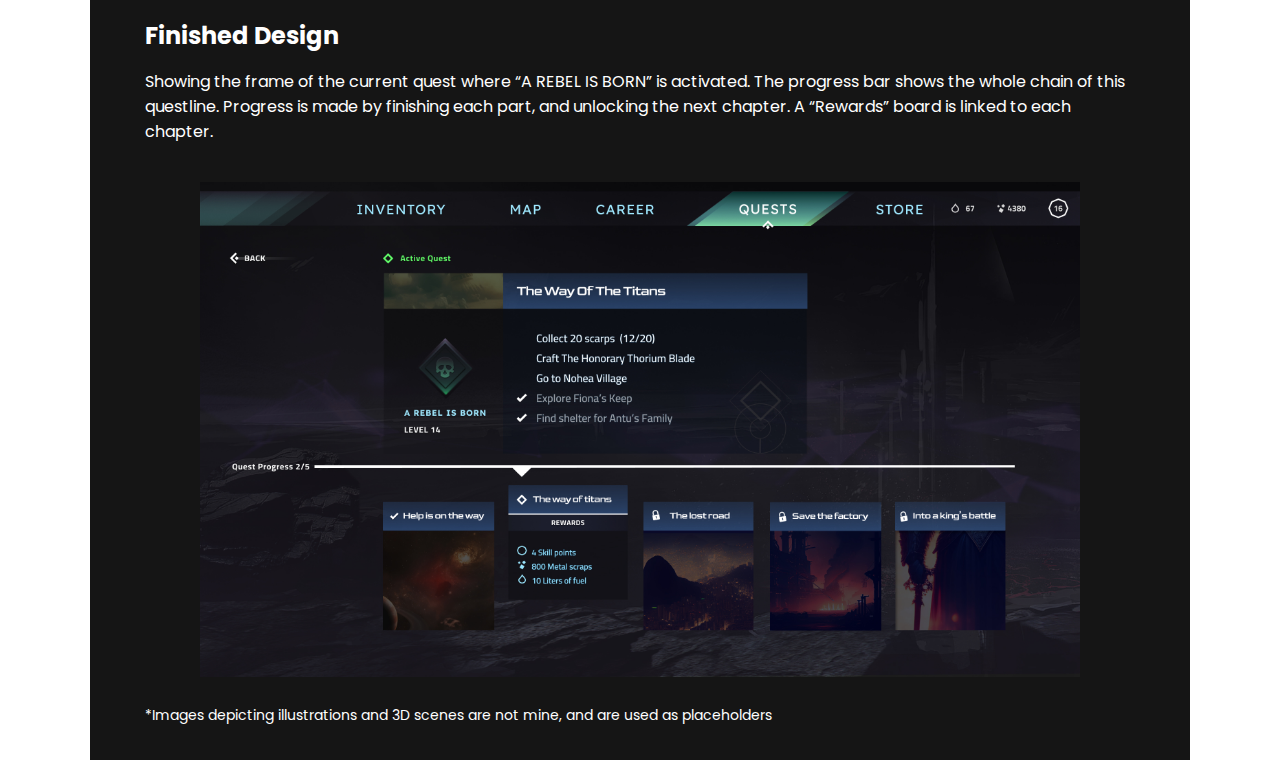
<file: quests.html>
<!DOCTYPE html>
<html>
<head>
    <title>MorH Portfolio</title>
    <link rel="stylesheet" href="quests.css">
    <link rel="stylesheet" href="button-animation.css">

    <!-- Fonts -->
    <link rel="preconnect" href="https://fonts.googleapis.com">
    <link rel="preconnect" href="https://fonts.gstatic.com" crossorigin>
    <link
        href="https://fonts.googleapis.com/css2?family=Poppins:ital,wght@0,200;0,300;0,400;0,500;0,600;0,700;1,900&family=Prompt:wght@100;200;300;400;500;700;900&display=swap"
        rel="stylesheet">


    <meta name="viewport" content="width=device-width, initial-scale=1">
</head>

<body>

    <header>
        <header>
            <a href="index.html">Home</a>
            <a href="contact.html">Contact</a>
        </header>
    </header>

    <main>
        <img class="image banner" src="/IMAGES/img52.png" />

        <div class="textbox">
            <br>
        <h4>Thoughts about layout</h4>
        <p2>re-designing the quest text box,
             fixing readability issues, easing on cognitive load. </p2>
        </div>
        
        <div class="bigcontainer">
            <div class="bigcontainer-left">
                <img class="image" src="/IMAGES/img6.png">
            </div>
            <div class="bigcontainer-right">
                <p2>Some different designs:</p2>
                <img src="/IMAGES/img7.png">
                <img src="/IMAGES/img8.png">
                <img src="/IMAGES/img9.png">
            </div>
        </div>

        <div class="textbox">
            <p2>Main elements of the design, 
                with an example of layering to create the style. </p2>
        </div>

        <div class="bigcontainer-left">
            <img class="image" src="/IMAGES/img53.png">
        </div>

        <div class="textbox">
            <p2>
                Icons I designed using Illustrator and Figma.
            </p2>
        </div>

        <div class="bigcontainer-left">
            <img class="image" src="/IMAGES/img11.png">
        </div>

        <div class="textbox">
            <h4>Finished Design</h4>
            <p2>Showing the frame of the current quest where “A REBEL IS BORN” is activated.
                The progress bar shows the whole chain of this questline.
                Progress is made by finishing each part, and unlocking the next chapter. 
                A “Rewards” board is linked to each chapter. </p2>
        </div>

  
        <img class="image-final" src="/IMAGES/img12.jpg">

        <div class="textbox">
            <br>
            <p4>*Images depicting illustrations and 3D scenes are not mine, and are used as placeholders</p4>
        </div>



    </main>

</body>



</html>
</file>
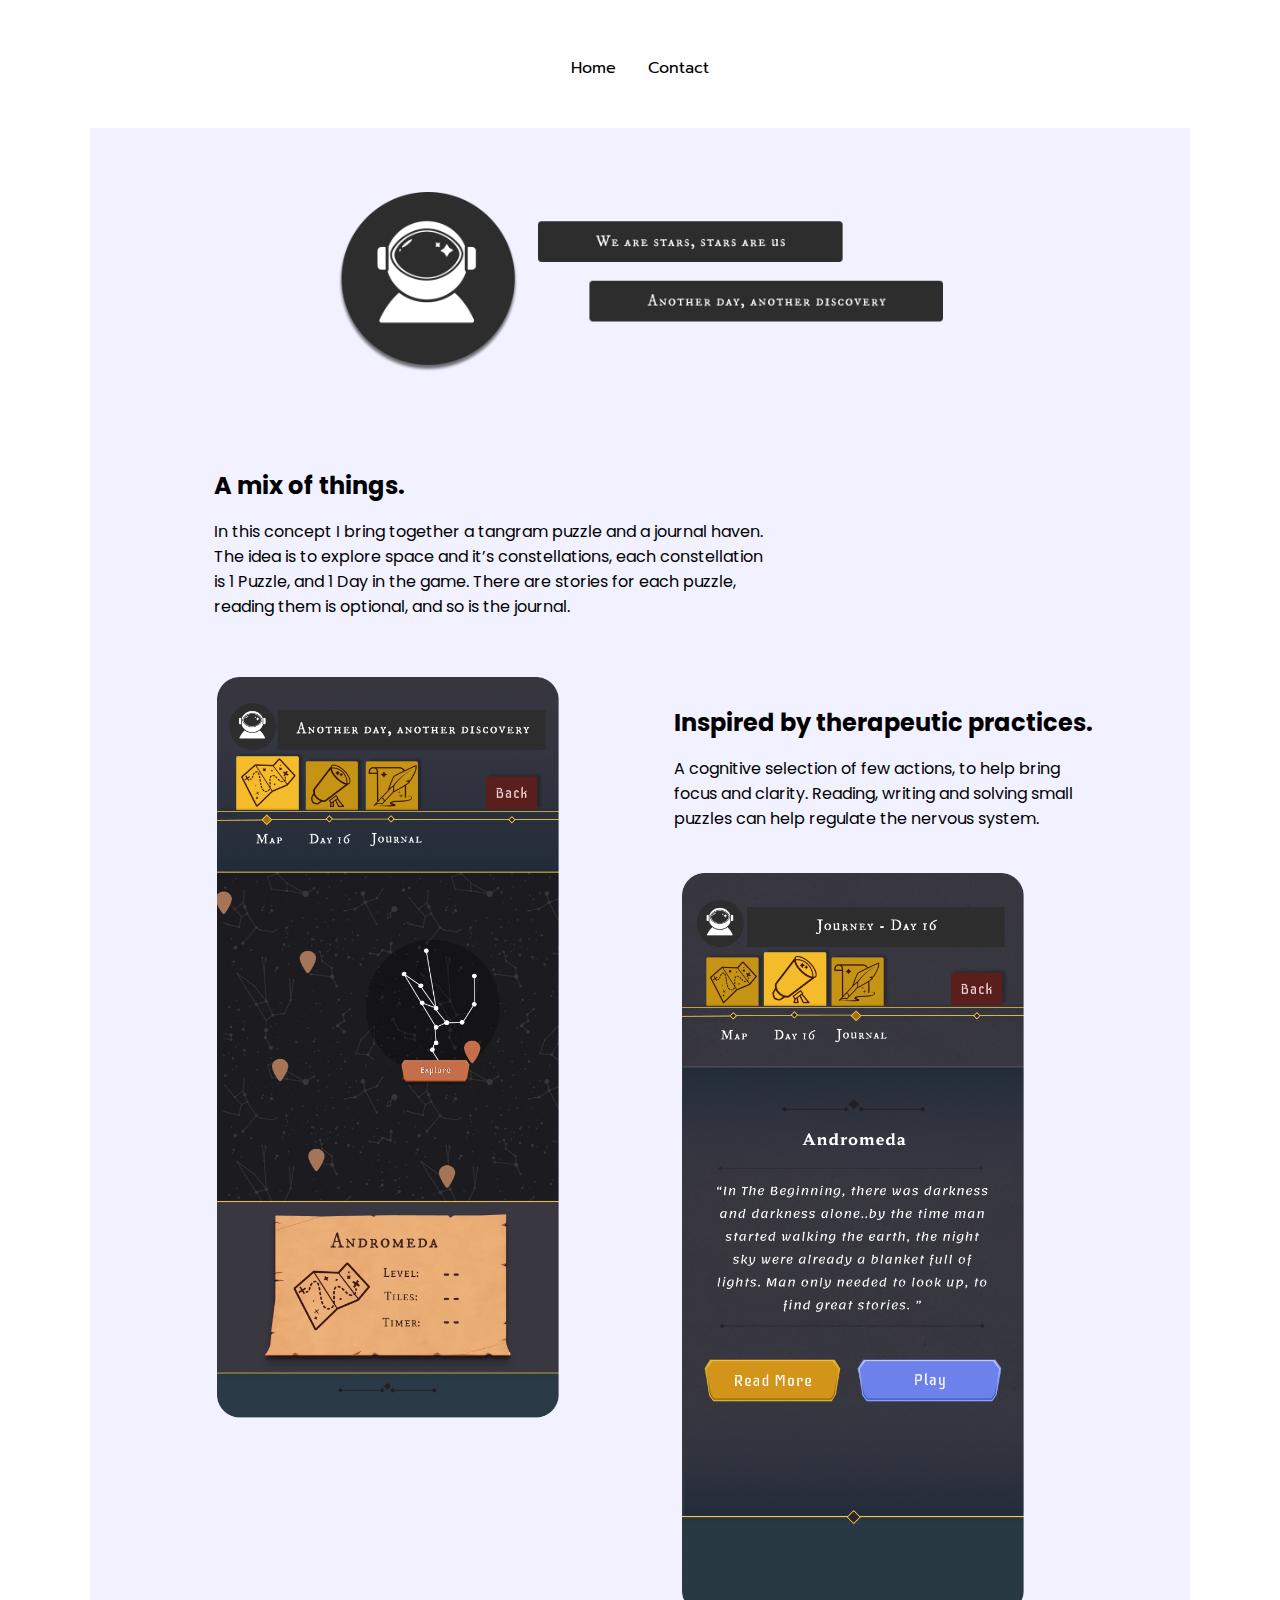
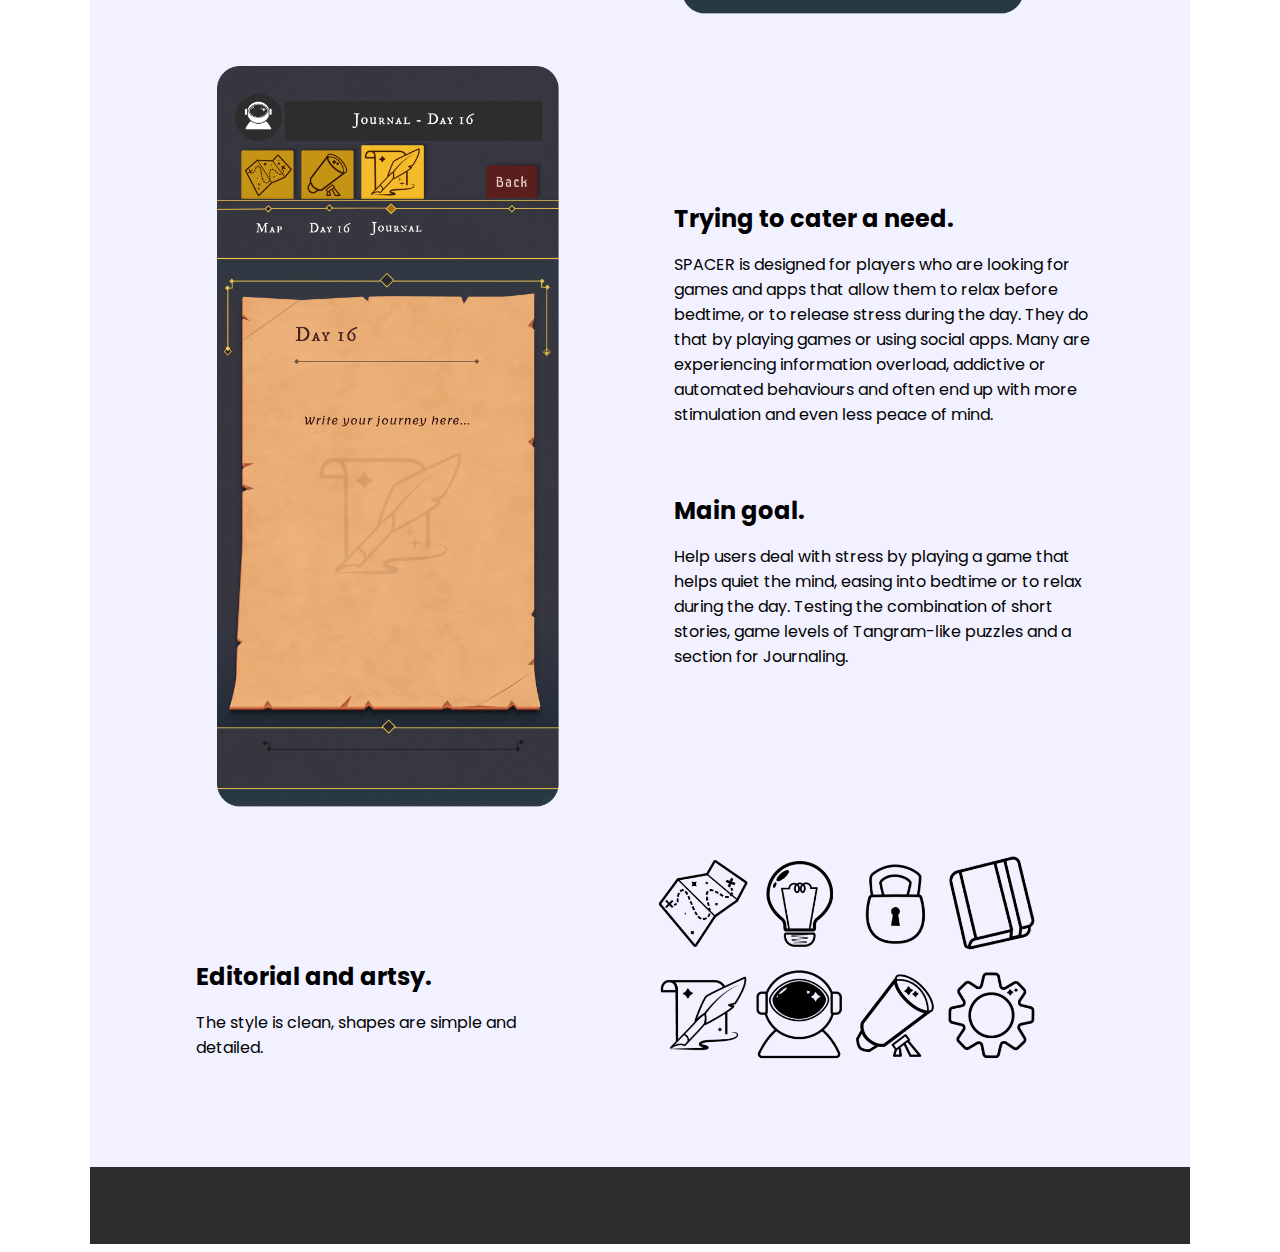
<file: spacer.html>
<!DOCTYPE html>
<html>
<head>
    <title>MorH Portfolio</title>
    <link rel="stylesheet" href="spacer.css">
    <link rel="stylesheet" href="button-animation.css">

    <!-- Fonts -->
    <link rel="preconnect" href="https://fonts.googleapis.com">
    <link rel="preconnect" href="https://fonts.gstatic.com" crossorigin>
    <link
        href="https://fonts.googleapis.com/css2?family=Poppins:ital,wght@0,200;0,300;0,400;0,500;0,600;0,700;1,900&family=Prompt:wght@100;200;300;400;500;700;900&display=swap"
        rel="stylesheet">


    <meta name="viewport" content="width=device-width, initial-scale=1">
</head>

<body>

    <header>
        <header>
            <a href="index.html">Home</a>
            <a href="contact.html">Contact</a>
        </header>
    </header>

    <main>

        <img class="image-baner" src="/IMAGES/img60.png" />

        <div class="textbox">
            <h4>A mix of things.</h4>
            <p2>
                In this concept I bring together a tangram puzzle and a journal haven. 
                The idea is to explore space and it’s constellations, each constellation is 1 Puzzle,
                and 1 Day in the game. There are stories for each puzzle,
                 reading them is optional, and so is the journal.  
            </p2>
        </div>

        <div class="bigcontainer">
            <div class="bigcontainer-left">
                <img class="image" src="/IMAGES/img56.png">
            </div>
            <div class="bigcontainer-right">
                <h4>Inspired by therapeutic practices.</h4>
                <p2>A cognitive selection of few actions, to help bring focus and clarity. 
                    Reading, 
                    writing and solving small puzzles can help regulate the nervous system. </p2>
                <img src="/IMAGES/img57.png">

            </div>
        </div>

        <div class="bigcontainer-reveresed">
            <div class="bigcontainer-left">
                <img class="image" src="/IMAGES/img58.png">
            </div>
            <div class="bigcontainer-right">
                <h4>Trying to cater a need.</h4>
                <p2>SPACER is designed for players who are looking for games and apps that allow them to relax before bedtime, 
                    or to release stress during the day. They do that by playing games or using social apps. 
                    Many are experiencing information overload, addictive or automated behaviours and often end up with 
                    more stimulation and even less peace of mind. </p2>
                <h4>Main goal.</h4>
                <p2>Help users deal with stress by playing a game that helps quiet the mind, 
                    easing into bedtime or to relax during the day. Testing the combination of short stories, 
                    game levels of Tangram-like puzzles and a section for Journaling. </p2>

            </div>
        </div>

        <div class="bigcontainer">
            <div class="bigcontainer-left-icons">
                <h4>Editorial and artsy.</h4>
                <p2>The style is clean, shapes are simple and detailed.</p2>
            </div>
            <div class="bigcontainer-right-icons">
                <img class="image" src="/IMAGES/img17.png">
                
            </div>
        </div>

        <img class="image" src="/IMAGES/img59.png" />

    </main>

</body>



</html>
</file>
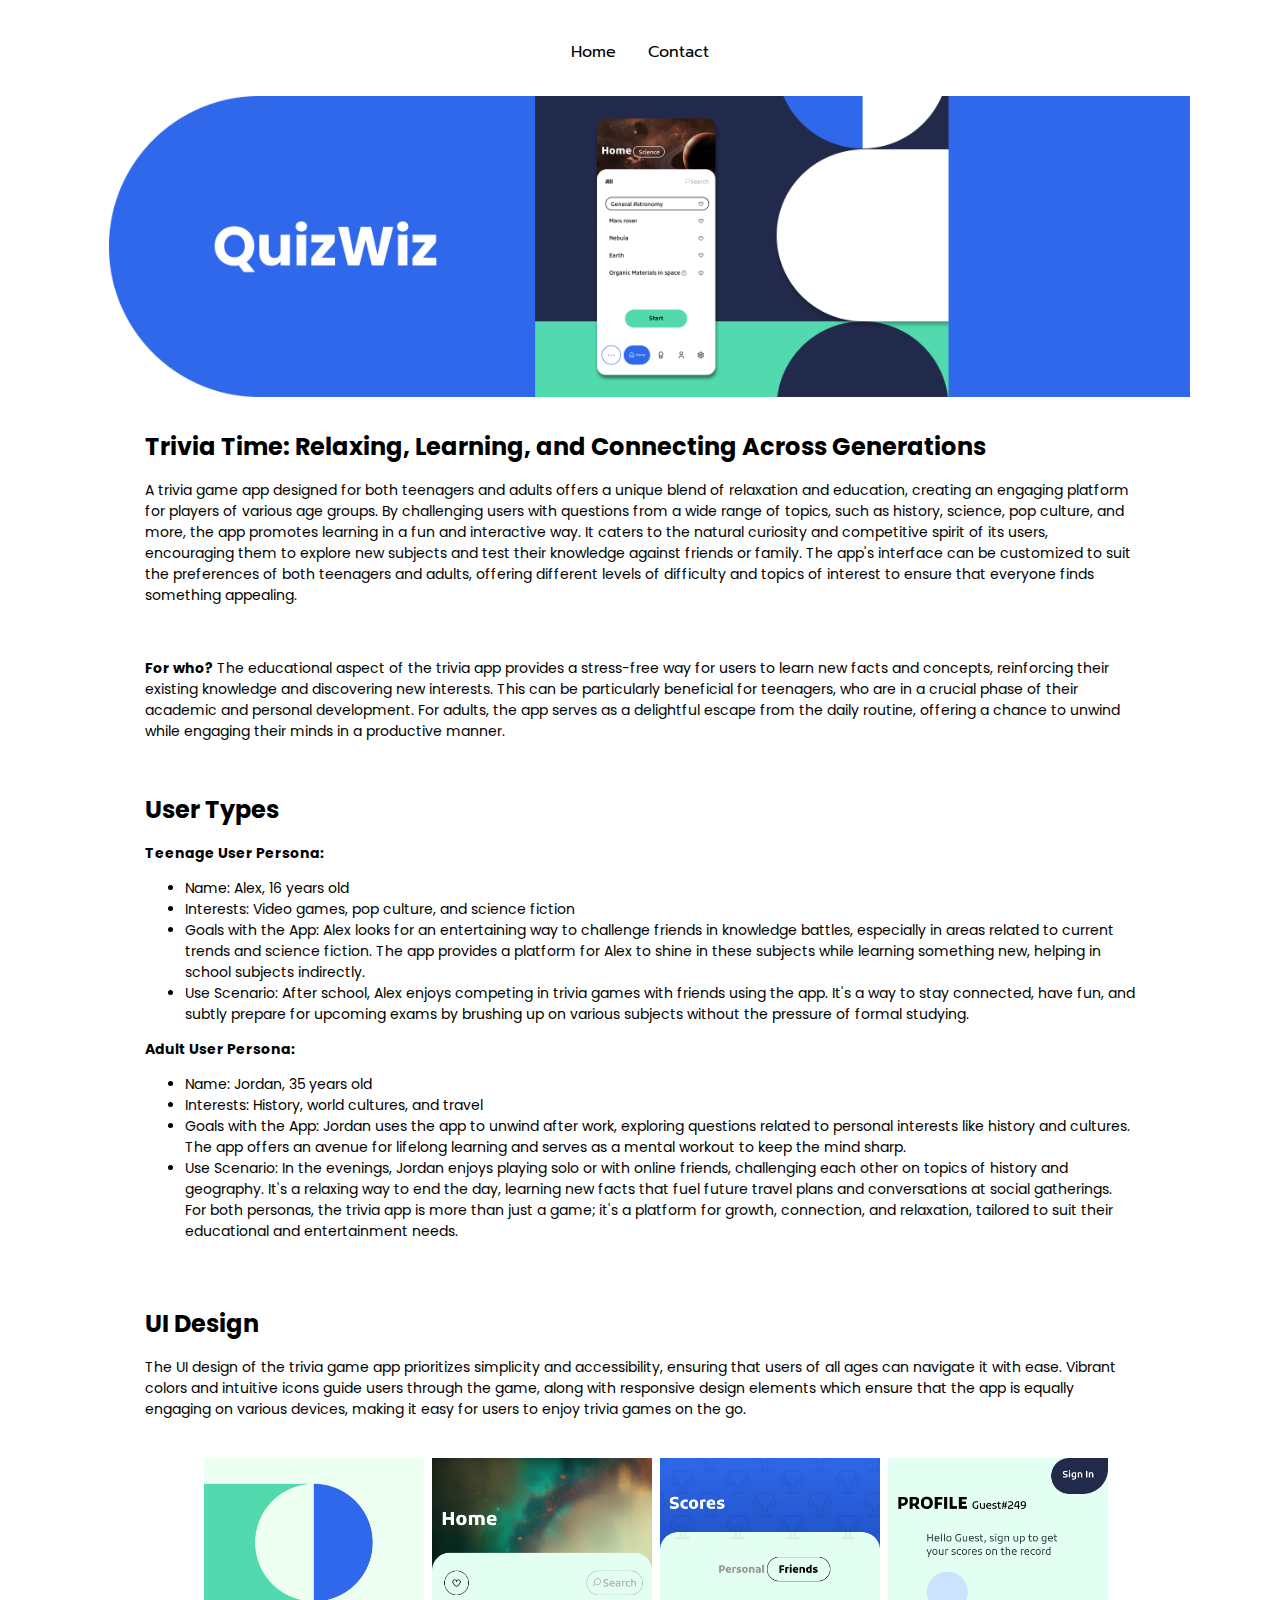
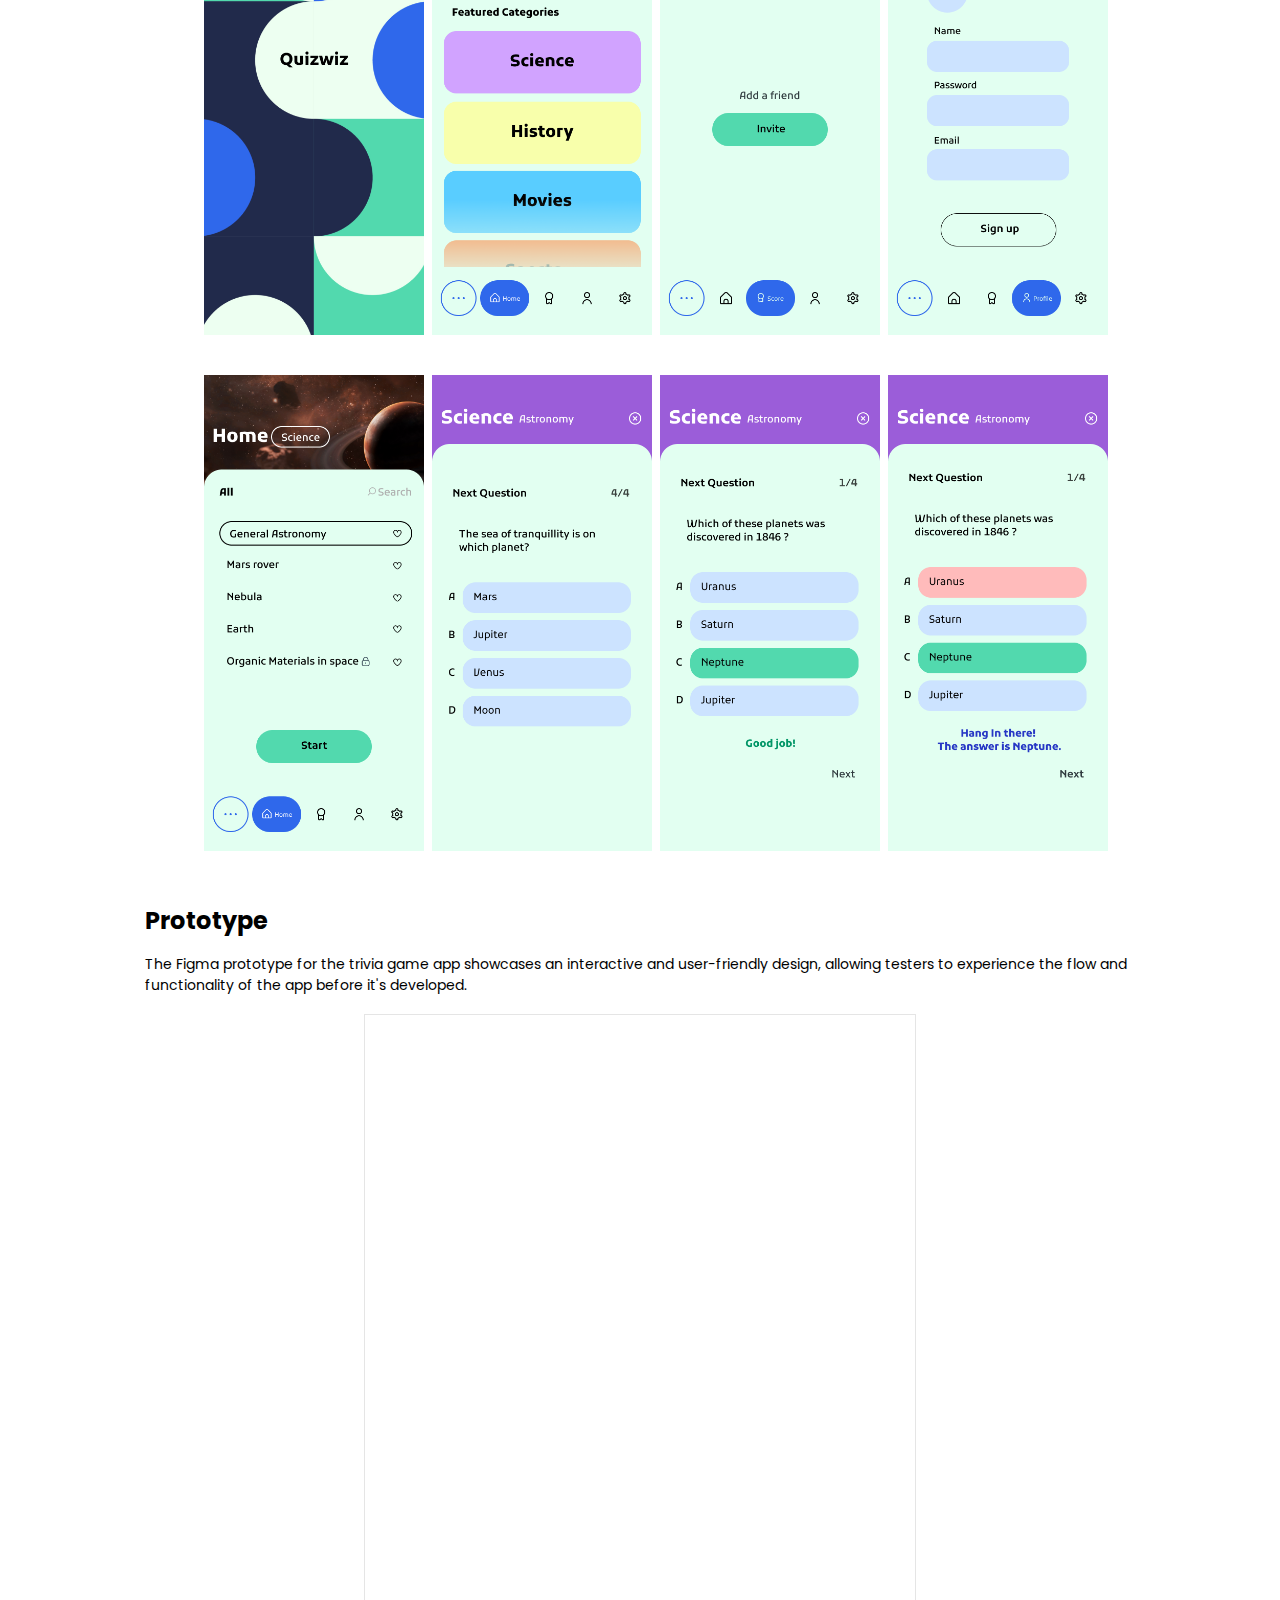
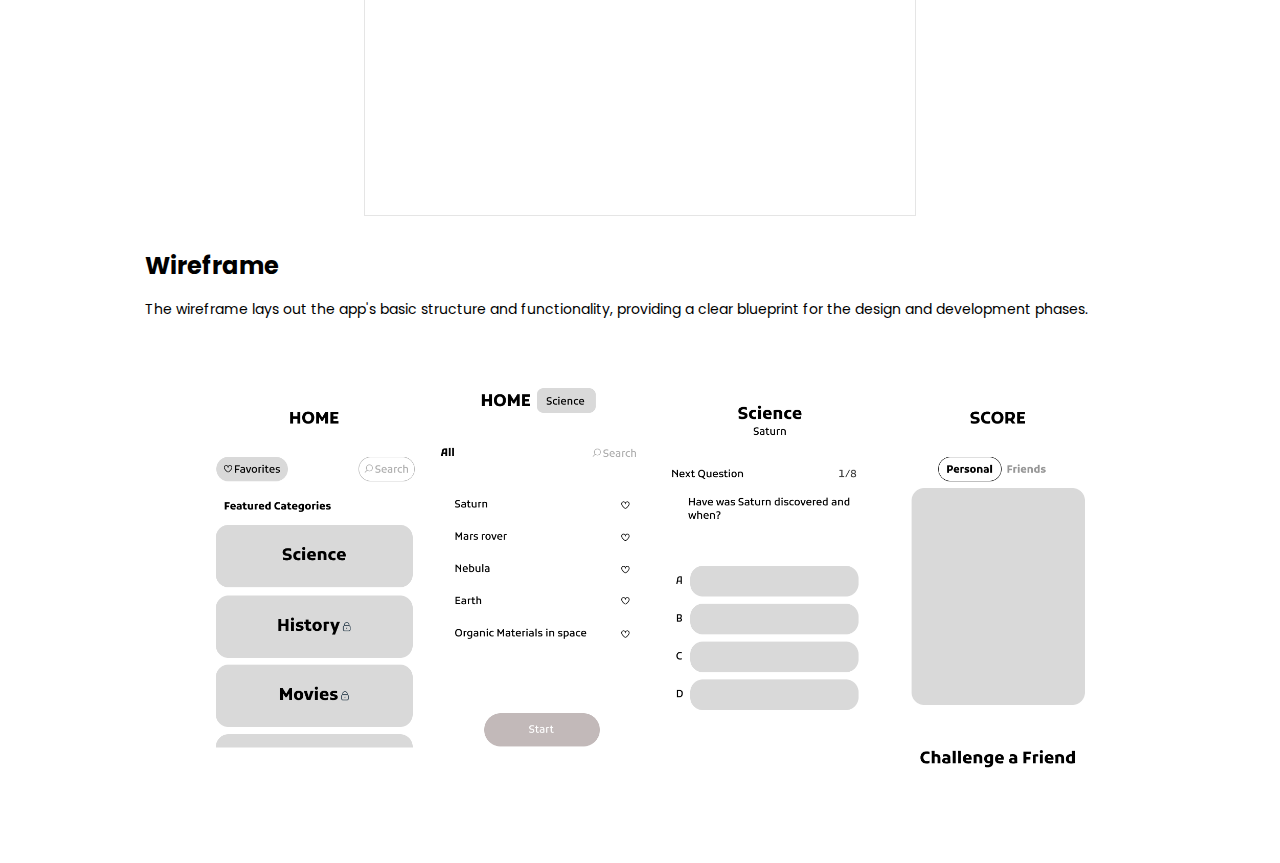
<file: trivia.html>
<!DOCTYPE html>
<html>
<head>
    <title>MorH Portfolio</title>
    <link rel="stylesheet" href="trivia.css">
    <link rel="stylesheet" href="button-animation.css">

    <!-- Fonts -->
    <link rel="preconnect" href="https://fonts.googleapis.com">
    <link rel="preconnect" href="https://fonts.gstatic.com" crossorigin>
    <link
        href="https://fonts.googleapis.com/css2?family=Poppins:ital,wght@0,200;0,300;0,400;0,500;0,600;0,700;1,900&family=Prompt:wght@100;200;300;400;500;700;900&display=swap"
        rel="stylesheet">


    <meta name="viewport" content="width=device-width, initial-scale=1">
</head>

<body>
    <header>
        <a href="index.html">Home</a>
        <a href="contact.html">Contact</a>
    </header>

<main>

    <img class="image banner" src="/IMAGES/img91.png" />

    <div class="textbox introduction">

            <h4>Trivia Time: Relaxing, Learning, and Connecting Across Generations</h4>
            <p2>
                A trivia game app designed for both teenagers and adults offers a unique blend of relaxation and education,
                 creating an engaging platform for players of various age groups. By challenging users with questions from a
                  wide range of topics, such as history, science, pop culture, and more, the app promotes learning in a fun
                   and interactive way. It caters to the natural curiosity and competitive spirit of its users, encouraging
                    them to explore new subjects and test their knowledge against friends or family. The app's interface can 
                    be customized to suit the preferences of both teenagers and adults, offering different levels of difficulty 
                    and topics of interest to ensure that everyone finds something appealing.
            </p2>
            <p2>
               
            <p2><br><br>
            <p2><strong>For who?</strong></p2>
            <p2>
                The educational aspect of the trivia app provides a stress-free way for users to 
                learn new facts and concepts, reinforcing their existing knowledge and discovering new interests.
                This can be particularly beneficial for teenagers, who are in a crucial phase of their academic and personal development.
                For adults, the app serves as a delightful escape from the daily routine, offering a chance to unwind while engaging their minds in a productive manner.
            </p2>
          </div>

          <div class="textbox wireframe">
            <h4>User Types</h4>

            <p2>

                <p2><strong>Teenage User Persona:</strong></p2>
                <p2>
                    <ul>
                        <li>Name: Alex, 16 years old</li>
                        <li>Interests: Video games, pop culture, and science fiction</li>
                        <li>Goals with the App: Alex looks for an entertaining way to challenge friends in knowledge battles, especially in areas related to current trends and science fiction. The app provides a platform for Alex to shine in these subjects while learning something new, helping in school subjects indirectly.</li>
                        <li>Use Scenario: After school, Alex enjoys competing in trivia games with friends using the app. It's a way to stay connected, have fun, and subtly prepare for upcoming exams by brushing up on various subjects without the pressure of formal studying.
                       </li>
                    </ul>
                </p2>


            <p2>
                <p2><strong>Adult User Persona:</strong></p2>
                <p2>
                        <ul>
                            <li>Name: Jordan, 35 years old</li>
                            <li>Interests: History, world cultures, and travel</li>
                            <li>Goals with the App: Jordan uses the app to unwind after work, exploring questions related to personal interests like history and cultures. The app offers an avenue for lifelong learning and serves as a mental workout to keep the mind sharp.</li>
                            <li>Use Scenario: In the evenings, Jordan enjoys playing solo or with online friends, challenging each other on topics of history and geography. It's a relaxing way to end the day, learning new facts that fuel future travel plans and conversations at social gatherings.</li>
                                For both personas, the trivia app is more than just a game; it's a platform for growth, connection, and relaxation, tailored to suit their educational and entertainment needs.</ul>
                        </ul>
                </p2>
    
            </p2>
                 
        </div>

    <div class="textbox wireframe">
        <h4>UI Design</h4>
        <p2>The UI design of the trivia game app prioritizes simplicity and accessibility, 
            ensuring that users of all ages can navigate it with ease. Vibrant colors and intuitive icons guide users through the game,
             along with responsive design elements which ensure that the app is equally engaging on various devices,
             making it easy for users to enjoy trivia games on the go.</p2>  
    </div>

    <div class="bigcontainer-wireframes">
        <img class="image-wireframes" src="/IMAGES/img70.png">
        <img class="image-wireframes" src="/IMAGES/img71.png">
        <img class="image-wireframes" src="/IMAGES/img76.png">
        <img class="image-wireframes" src="/IMAGES/img75.png">

    </div>

    <div class="bigcontainer-wireframes">
        <img class="image-wireframes" src="/IMAGES/img73.png">
        <img class="image-wireframes" src="/IMAGES/img77.png">
        <img class="image-wireframes" src="/IMAGES/img78.png">
        <img class="image-wireframes" src="/IMAGES/img79.png">
    </div>

    <div class="textbox wireframe prototype">
        <h4>Prototype</h4>
        <p2>The Figma prototype for the trivia game app showcases an interactive and user-friendly design,
            allowing testers to experience the flow and functionality of the app before it's developed.</p2>  
        <a style="display: none;" href="https://www.figma.com/proto/09seuOg7OqyBRwC9v7kbWE/Trivia_portfolio-view?embed_host=share&kind=proto&node-id=1-884&page-id=0%3A1&scaling=scale-down&starting-point-node-id=1%3A897&t=4kqdDprlUhEOeCSp-1&type=design">Go to proptotype</a>
    </div>

    <iframe id="figma-embed" style="border: 1px solid rgba(0, 0, 0, 0.1);" 
   
    src="https://www.figma.com/embed?embed_host=share&url=https%3A%2F%2Fwww.figma.com%2Fproto%2F09seuOg7OqyBRwC9v7kbWE%2FTrivia_portfolio-view%3Ftype%3Ddesign%26node-id%3D1-897%26t%3D4kqdDprlUhEOeCSp-1%26scaling%3Dscale-down%26page-id%3D0%253A1%26starting-point-node-id%3D1%253A897%26mode%3Ddesign" allowfullscreen>
    </iframe>

    <div class="textbox wireframe">
        <h4>Wireframe</h4>
        <p2>The wireframe lays out the app's basic structure and functionality, providing a clear blueprint for the design and development phases.</p2>  
    </div>

    <div class="bigcontainer-wireframes">
        <img class="image-wireframes" src="/IMAGES/img80.png">
        <img class="image-wireframes" src="/IMAGES/img81.png">
        <img class="image-wireframes" src="/IMAGES/img83.png">
        <img class="image-wireframes" src="/IMAGES/img86.png">
    </div>

</main>
</body>


</html>
</file>
<file: home.css>
body {
    background-color: white;
    font-family: 'Prompt', sans-serif;
    display: flex;
    flex-direction: column;
    align-items: center;
}

main {
    display: flex;
    flex-direction: column;
    justify-content: center;
    align-items: center;
    background-color: rgb(241, 241, 255);
    min-width: 400px;
    max-width: 1100px;
}

a {
    all: unset;
    cursor: pointer;
}

img.underline-1 {
    object-fit: cover;
    display: flex;
    width: 80%;
    padding-left: 32px;
    padding-bottom: 80px;
}

img.underline-2 {
    object-fit: cover;
    display: flex;
    width: 40%;
    padding-left: 32px;
    padding-bottom: 80px;
}

.intro {
    display: flex;
    flex-direction: column;
    width: 65%;
    align-content: center;
    margin: 40px;
}

.intro h10 {
    font-family: Prompt;
    font-size: 40px;
    color: black;
    font-weight: 700;
/* padding: 80px; */
    padding-bottom: 0px;
}

.intro h2 {
    font-family: Prompt;
    font-size: 18px;
    font-weight: 500;
    margin-bottom: 32px;
    padding-left: 80px;
    width: 70%;
}

.footer-style {
    padding: 24px;
    justify-content: flex-start;
    width: 100%;
}

h10 {
    font-family: Prompt;
    font-size: 48px;
    color: black;
    font-weight: 700;
}

h2 {
    font-family: Prompt;
    font-size: 20px;
    font-weight: 500;
    margin-bottom: 32px;
}

h3 {
    font-size: 16px;
    font-family: Poppins;
    font-weight: 400;
    margin: 0;
}

h4 {
    font-size: 36px;
    font-family: Poppins;
    font-weight: 700;
    margin-bottom: 1px;

}

h5 {
    font-size: 32px;
    font-family: Poppins;
    font-weight: 400;
    margin: 0;
    margin-bottom: 10px;
}

h6 {
    font-size: 40px;
    color: white;
    font-family: Poppins;
    font-weight: 800;
    margin: 0;
    margin-bottom: 0px;
}

p1 {
    font-size: 24px;
    font-family: Poppins;
    font-weight: 400;
    margin: 0;
    margin-bottom: 10px;
}

p2 {
    font-size: 16px;
    font-family: Poppins;
    font-weight: 400;
    margin: 0;
    margin-bottom: 10px;
}

p3 {
    font-size: 18px;
    font-family: Poppins;
    font-weight: 700;
    margin: 0;
    margin-bottom: 10px;
}

p4 {
    font-size: 20px;
    font-family: Poppins;
    font-weight: 300;
    margin: 0;
    margin-bottom: 10px;
}

p5 {
    font-size: 16px;
    font-family: Poppins;
    font-weight: 300;
    margin: 0;
    margin-bottom: 10px;
}

p6 {
    font-size: 14px;
    font-family: Poppins;
    font-weight: 400;
    margin: 0;
    margin-bottom: 10px; 
}
header {
    background-color: #ffffff;
    display: flex;
    justify-content: start;
    padding: 16px;
}

header a {
    padding: 16px;
    text-decoration: none;
    color: rgb(0, 0, 0);
}

.bigcontainer {
    display: flex;
    /* height: 350px; */
    width: 100%;
    overflow: hidden;
    margin-bottom: 24px;
}

.bigcontainer h6 {
    color: white;
}

.bigcontainer img {
    object-fit: cover;
    height: 100%;
}

.information {
    background-color: #2C2C2C;
    width: 40%;
    flex-direction: column;
    display: flex;
    justify-content: space-between;

}

.information-title {
    flex-direction: column;
    display: flex;
    padding: 32px;
    padding-bottom: 0px;
}

.buttons-box {
    flex-direction: column;
    display: flex;
    padding: 32px;
    padding-top: 0px;
}

.project-container-right {
    display: flex;
    width: 60%;

}

.design-for-games-section {
    display: flex;
    flex-direction: column;
    width: 100%;
    /* padding-left: 100px; */
}

.ui-art-section {
    display: flex;
    flex-direction: column;
    width: 100%;
    /* padding-left: 100px; */
}

.buttons {
    font-family: Poppins;
    font-size: 16px;
    font-weight: 200;
    display: flex;
    flex-direction: row;
    /* grid: auto-flow dense; */
    justify-content: flex-start;
    width: 100%;
}

.button {
    display: flex;
    align-items: center;
    justify-content: center;
    border-radius: 40px;
    /* border: 1px solid #B5B5B5; */
    color: #ababab;
    display: flex;
    margin: 2px;
    margin-bottom: 4px;
    padding: 12px;
    height: 12px;
    text-decoration: none;
}

/* ------ Project Specific ------ */
.bigcontainer.beakers-bog h3 {
    color: #D084FF;
}

.bigcontainer.quiz-wiz h3 {
    color: #52D9AE;
}

.bigcontainer.quests h3 {
    color: #7AD3EF;
}

.bigcontainer.spacer h3 {
    color: #F4BB2A;
}

.bigcontainer.match3 h3 {
    color: #F365D4;
}

.bigcontainer.madragora h3 {
    color: #4856ce;
}

.bigcontainer.madragora p5 {
    color: #B5B5B5;
}

.bigcontainer.mr-nothing h3 {
    color: #AABE2C;
}

.bigcontainer.mr-nothing p5 {
    color: #B5B5B5;
}




.paddingstyle1 {
    display: flex;
    flex-direction: column;
    width: 100%;
    padding-left: 100px;
    padding-right: 50px;
    padding-top: 40px;
    padding-bottom: 0;
    margin-top: 64px;
}

@media (max-width: 600px) {
    .bigcontainer {
        flex-direction: column-reverse;
        height: 500px !important;
    }

    .bigcontainer .information {
        width: 100% !important;
    }

    .bigcontainer .project-container-right {
        width: 100%;
        height: 200px;
    }

    .intro {
        width: 80%;
        
    }

    .intro h10 {
        width: 80%;
        padding-left: 40px;
    }

        .intro h2 {
        width: 80%;
        padding-left: 40px;
    }

    img.underline-1 {
        width: 60% !important;
        padding-left: 8px;
        opacity: 0px !important;

    } 

    img.underline-2 {
        width: 60% !important;
        padding-left: 8px;
        opacity: 100% !important;

    }



}
</file>
<file: button-animation.css>
.button.visit {
    border: 0.5px solid #B5B5B5;
    position: relative;
    overflow: hidden;
    background-color: transparent;

    text-align: center;

    cursor: pointer;
    transition: color 0.5s;
}

.button.visit:hover {
    color: rgb(255, 255, 255);
}

.button.visit::before {
    content: '';
    position: absolute;
    top: 0;
    left: -100%;
    /* Start from the left */
    width: 100%;
    height: 100%;


    transition: left 0.8s;
    z-index: -1;
}

@media (max-width: 600px) {
    .button.visit.active::before {
        left: 0;
    }

    .button.visit.active {
        color: rgb(255, 255, 255);
    }
}

.button.visit:hover::before {
    left: 0;
    

    /* Move the pseudo-element to cover the button */
}


/* Ensuring the content of the button is above the pseudo-element */
.button.visit {
    position: relative;
    z-index: 1;
}


/* Visit Before - background color */

.beakers-bog .button.visit::before {
    background-color: #D084FF;
}

.quiz-wiz .button.visit::before {
    background-color: #21C994;
}

.quests .button.visit::before {
    background-color: #65beda;
}

.spacer .button.visit::before {
    background-color: #F4BB2A;
}

.match3 .button.visit::before {
    background-color: #F365D4;
}

.madragora .button.visit::before {
    background-color: #343FA9;
}

.mr-nothing .button.visit::before {
    background-color: #AABE2C;
}





/* Visit - border */



.quests .button.visit {
    border-color: #7AD3EF;
}

.spacer .button.visit {
    border-color: #F4BB2A;
}






/* Visit - border (.bigcontainer) */

.bigcontainer.beakers-bog .button.visit {
    border-color: #D084FF;
}


.bigcontainer.quiz-wiz .button.visit {
    border-color: #41D0A2;
}


.bigcontainer.quests .button.visit {
    border-color:  #65beda;
}

.bigcontainer.spacer .button.visit {
    border-color: #F4BB2A;
}

.bigcontainer.match3 .button.visit {
    border-color: #F365D4;
}

.bigcontainer.madragora .button.visit {
    border-color: #343FA9;
}

.bigcontainer.mr-nothing .button.visit {
    border-color: #AABE2C;
}

/*  */

/* .button.visit {
    border-width: 2px;
    color: #e9e9e9;
    font-weight: 200;
} */
</file>
<file: beakers.css>
body {
    background-color: white;
    font-family: 'Prompt', sans-serif;
    display: flex;
    flex-direction: column;
    align-items: center;
}

header {
    background-color: #ffffff;
    display: flex;
    justify-content: start;
    padding: 16px;
}

header a {
    padding: 16px;
    text-decoration: none;
    color: rgb(0, 0, 0);
}

a {
    all: unset;
    cursor: pointer;
}

main {
    display: flex;
    flex-direction: column;
    justify-content: center;
    align-items: center;
    background-color: rgb(241, 241, 255);
    min-width: 400px;
    max-width: 1100px;
}

.footer-style {
    padding: 24px;
}

/* Text Boxes */

.textbox {
    display: flex;
    flex-direction: column;
    width: 90%;
    align-content: center;
    margin-bottom: 8px;
}



/* FONTS */

h4 {
    font-size: 24px;
    font-family: Poppins;
    font-weight: 700;
    margin-bottom: 16px;
    margin-top: 32px;

}

p1 {
    font-size: 20px;
    font-family: Poppins;
    font-weight: 700;
    margin-bottom: 10px;
}

p2 {
    font-size: 14px;
    font-family: Poppins;
    font-weight: 400;
    margin: 0;
    margin-bottom: 10px;
}

p3 {
    font-size: 16px;
    font-family: Poppins;
    font-weight: 700;
    margin: 0;
    margin-bottom: 10px; 
}

p4 {
    font-size: 14px;
    font-family: Poppins;
    font-weight: 400;
    margin: 0;
    margin-bottom: 10px; 
}

p5 {
    font-size: 18px;
    font-family: Poppins;
    font-weight: 300;
    margin: 0;
    margin-bottom: 10px; 

}


/* IMAGES */

img.image {
    object-fit: cover;
    display: flex;
    width: 100%;
}

img.image-question {
    object-fit: cover;
    display: flex;
    width: 60%;
    padding: 24px;
}

img.image-flow-chart {
    object-fit: cover;
    display: flex;
    width: 25%;
    padding: 8px;
}

img.image-wireframes {
    object-fit: cover;
    display: flex;
    width: 50%;
    padding: 8px;
}

/* ""Findings" section cake containers */

.bigcontainer {
    display: flex;
    height: 100px;
    width: 90%;
    overflow: hidden;
    margin-bottom: 24px;
}

.container-titles {
    width: 30%;
    display: flex;
    justify-content: center;
    align-self: center;
    padding: 24px;
}

.container-text {
    width: 40%;
    display: flex;
    justify-content: center;
    align-self: center;
    padding: 36px;
}

.container-img {
    display: flex;
    height: 100%;
}

/* Persona aka "DAVE MILLER" containers */

.bigcontainer-dave {
    display: flex;
    width: 90%;
    overflow: hidden;
    margin-bottom: 24px;
}

.bigcontainer-dave-lists {
    display: flex;
    /* height: 300px; */
    width: 90%;
    overflow: hidden;
    /* margin-bottom: 8px; */
}

.container-title-dave {
    width: 50%;
    display: flex;
    flex-direction: column;
    justify-content: center;
    align-self: center;
    padding: 20px;
}

.container-text-dave {
    width: 50%;
    display: flex;
    align-self: center;
    padding: 2px;
}

.container-lists-dave {
    width: 45%;
    height: 100%;
    display: flex;
    flex-direction: column;
    padding: 20px;
}

/* Wireframes (Images) */

.bigcontainer-wireframes {
    display: flex;
    justify-content: space-between;
    width:90%;
    overflow: hidden;
    margin: 16px;
}

.bigcontainer-wireframes img {
    width: 45%;
    display: flex;
    align-self: center;
    padding: 4px;
}

@media (max-width: 600px) {

    .textbox {
        width: 80%;
    }

    .bigcontainer {
        flex-direction: column;
        height: 400px !important;
    }

    .bigcontainer .container-titles {
        width: 100% !important;
    }

    .bigcontainer .container-text {
        width: 100% !important;
    }

    .bigcontainer .container-img {
        width: 100%;
        height: 150px;
    }

    .container-img {
        height: 40%;
        object-fit: contain;
    }

    /* DAVE MILLER */

    .bigcontainer-dave-lists {
        flex-direction: column;
        Height: 100% !important;
    }

    .container-title-dave {
        width: 100% !important;
    }

    .container-text-dave {
        width: 100% !important;
    }

    .container-lists-dave {
        width: 90% !important;
    }

    /* Wireframe Images */
    .bigcontainer-wireframes {
        flex-direction: column;
        Height: 100% !important;
        Height: 200px !important;
        width: 100% !important;
    }
}
</file>
<file: match3.css>
body {
    background-color: white;
    font-family: 'Prompt', sans-serif;
    display: flex;
    flex-direction: column;
    align-items: center;
}

header {
    background-color: #ffffff;
    display: flex;
    justify-content: start;
    padding: 16px;
}

header a {
    padding: 16px;
    text-decoration: none;
    color: rgb(0, 0, 0);
}

a {
    all: unset;
    cursor: pointer;
}

main {
    display: flex;
    flex-direction: column;
    justify-content: center;
    align-items: center;
    background-color:  rgb(241, 241, 255);
    min-width: 400px;
    max-width: 1100px;
}

.footer-style {
    padding: 24px;
}

/* Text Boxes */

.textbox {
    display: flex;
    flex-direction: column;
    width: 90%;
    align-content: center;
    margin-bottom: 24px;
}


/* FONTS */

h2 {
    font-size: 40px;
    font-family: Poppins;
    font-weight: 700;
    margin-bottom: 16px;
    margin-top: 32px;

}

h4 {
    font-size: 24px;
    font-family: Poppins;
    font-weight: 700;
    margin-bottom: 16px;
    margin-top: 32px;

}



p1 {
    font-size: 32px;
    font-family: Poppins;
    font-weight: 700;
    margin-bottom: 10px;
}

p2 {
    font-size: 16px;
    font-family: Poppins;
    font-weight: 400;
    margin: 0;
    margin-bottom: 10px;
}


/* IMAGES */

img.image {
    object-fit: cover;
    display: flex;
    width: 100%;
}

img.image-icons {
    width: 40%;
    display: flex;
    align-self: center;
    padding: 4px;
    margin-bottom: 16px;
}

img.image-screens {
    width: 50%;
    display: flex;
    align-self: center;
    padding: 4px;
    margin-bottom: 16px;
}

img.image-opendyslecxic {
    width: 70%;
    display: flex;
    align-self: center;
    padding: 4px;
}


img.image-main {
    width: 70%;
    display: flex;
    align-self: center;
    padding: 4px;
}

.bigcontainer {
    display: flex;
    height: 600px;
    height: 100%;
    overflow: hidden;
    margin: 16px;
    justify-content: space-evenly;
}

.bigcontainer-left {
    height: 100%;
    width: 40%;
    display: flex;
    align-self: flex-start;
    justify-content: center;
}

.bigcontainer-right {
    height: 100%;
    width: 40%;
    display: flex;
    align-self: center;
    justify-content: center;
    flex-direction: column;
    padding: 4px;
}

.bigcontainer-right p2 {
    padding-bottom: 24px;
    padding-left: 4px;
}

.bigcontainer img {
    display: flex;
    width: 80%;
    padding: 8px;
    height: 100%;
}




@media (max-width: 600px) {

    .textbox {
        width: 80% !important;
    }

    img.image-icons {
        width: 60% !important;
        align-self: center;
    }

    img.screens {
        width: 90% !important;
    }

    img.image-main {
        width: 95% !important;
    }

    img.image-opendyslecxic {
        width: 90% !important;
    }

    .bigcontainer {
        flex-direction: column;
        width: 90%;
    }

    .bigcontainer-left {
        width: 90% !important;
        justify-content: center;
        align-self: center;


    }

    .bigcontainer-right {
        width: 90% !important;
        justify-content: center;
        align-self: center;
     }

}
</file>
<file: quests.css>
body {
    background-color: white;
    font-family: 'Prompt', sans-serif;
    display: flex;
    flex-direction: column;
    align-items: center;
}

header {
    background-color: #ffffff;
    display: flex;
    justify-content: start;
    padding: 16px;
}

header a {
    padding: 16px;
    text-decoration: none;
    color: rgb(0, 0, 0);
}

a {
    all: unset;
    cursor: pointer;
}

main {
    display: flex;
    flex-direction: column;
    justify-content: center;
    align-items: center;
    background-color: #151515;
    min-width: 400px;
    max-width: 1100px;
}

.footer-style {
    padding: 24px;
}

/* Text Boxes */

.textbox {
    display: flex;
    flex-direction: column;
    width: 90%;
    align-content: center;
    margin-bottom: 24px;
}





/* FONTS */

h2 {
    font-size: 40px;
    font-family: Poppins;
    font-weight: 700;
    margin-bottom: 16px;
    margin-top: 32px;
    color: white;

}

h4 {
    font-size: 24px;
    font-family: Poppins;
    font-weight: 700;
    margin-bottom: 16px;
    margin-top: 32px;
    color: white;

}



p1 {
    font-size: 32px;
    font-family: Poppins;
    font-weight: 700;
    margin-bottom: 10px;
    color: white;
}

p2 {
    font-size: 16px;
    font-family: Poppins;
    font-weight: 400;
    margin: 0;
    margin-bottom: 10px;
    color: white;
}

p3 {
    font-size: 18px;
    font-family: Poppins;
    font-weight: 700;
    margin: 0;
    margin-bottom: 10px; 
    color: white;
}

p4 {
    font-size: 14px;
    font-family: Poppins;
    font-weight: 400;
    margin: 0;
    margin-bottom: 10px; 
    color: white;
}

p5 {
    font-size: 18px;
    font-family: Poppins;
    font-weight: 300;
    margin: 0;
    margin-bottom: 10px; 
    color: white;

}

/* IMAGES */

img.image {
    object-fit: cover;
    display: flex;
    width: 100%;
}

img.image-final {
    width: 80%;
    display: flex;
    align-self: center;
    padding: 4px;
}

/* Quest window */

.bigcontainer {
    display: flex;
    height: 550px;
    width:90%;
    overflow: hidden;
    margin: 16px;
    justify-content: space-evenly;
}

.bigcontainer-left {
    width: 50%;
    display: flex;
    align-self: center;
    padding: 4px;
}

.bigcontainer img {
    display: flex;
    width: 100%;
    padding: 8px;
}

.bigcontainer-right {
    width: 35%;
    display: flex;
    align-self: center;
    justify-content: center;
    flex-direction: column;
}


@media (max-width: 600px) {

    .textbox {
        margin-top: 24px;
        width: 80% !important;
    }

    .bigcontainer {
        flex-direction: column;
        height: 1000px !important;
        width: 90%;
        justify-content: none !important;
    }

    .bigcontainer-left {
        width: 86% !important;

    }

    .bigcontainer-right {
        width: 86%!important;
     }

     img.image-final {
        width: 90% !important;
    }



}
</file>
<file: spacer.css>
body {
    background-color: white;
    font-family: 'Prompt', sans-serif;
    display: flex;
    flex-direction: column;
    align-items: center;
}

header {
    background-color: #ffffff;
    display: flex;
    justify-content: start;
    padding: 16px;
}

header a {
    padding: 16px;
    text-decoration: none;
    color: rgb(0, 0, 0);
}

a {
    all: unset;
    cursor: pointer;
}

main {
    display: flex;
    flex-direction: column;
    justify-content: center;
    align-items: center;
    background-color:  rgb(241, 241, 255);
    min-width: 400px;
    max-width: 1100px;
}

.footer-style {
    padding: 24px;
}

/* Text Boxes */

.textbox {
    display: flex;
    flex-direction: column;
    width: 50%;
    align-self: flex-start;
    padding: 24px;
    margin-left: 100px;
}

.textbox-margin {
    display: flex;
    flex-direction: column;
    width: 50%;
    align-self: flex-start;
    margin-bottom: 24px;
    padding: 40px;
}


/* FONTS */

h2 {
    font-size: 40px;
    font-family: Poppins;
    font-weight: 700;
    margin-bottom: 16px;
    margin-top: 32px;

}

h4 {
    font-size: 24px;
    font-family: Poppins;
    font-weight: 700;
    margin-bottom: 16px;
    margin-top: 32px;

}



p1 {
    font-size: 32px;
    font-family: Poppins;
    font-weight: 700;
    margin-bottom: 10px;
}

p2 {
    font-size: 16px;
    font-family: Poppins;
    font-weight: 400;
    margin: 0;
    margin-bottom: 10px;
}


/* IMAGES */

img.image {
    object-fit: cover;
    display: flex;
    width: 100%;
}

img.image-baner {
    width: 55%;
    display: flex;
    align-self: center;
    padding: 40px;
    margin-top: 24px;
    
}

img.image-opendyslecxic {
    width: 70%;
    display: flex;
    align-self: center;
    padding: 4px;
}


img.image-main {
    width: 95%;
    display: flex;
    align-self: center;
    padding: 4px;
}

/* Quest window */

.bigcontainer {
    display: flex;
    height: 600px;
    height: 100%;
    overflow: hidden;
    margin: 16px;
    justify-content: space-evenly;
}

.bigcontainer-reveresed {
    display: flex;
    height: 600px;
    height: 100%;
    overflow: hidden;
    margin: 16px;
    justify-content: space-evenly;
}


.bigcontainer-left {
    height: 100%;
    width: 40%;
    display: flex;
    align-self: flex-start;
    justify-content: center;
}

.bigcontainer img {
    display: flex;
    width: 80%;
    padding: 8px;
    height: 100%;
}

.bigcontainer-reveresed img {
    display: flex;
    width: 80%;
    padding: 8px;
    height: 100%;
}
.bigcontainer-right {
    height: 100%;
    width: 40%;
    display: flex;
    align-self: center;
    justify-content: center;
    flex-direction: column;
    padding: 4px;
}

.bigcontainer-right p2 {
    padding-bottom: 24px;
}

.bigcontainer-right-icons {
    height: 100%;
    width: 45%;
    display: flex;
    align-self: center;
    justify-content: center;
    margin-bottom: 80px;
}

.bigcontainer-left-icons {
    height: 100%;
    width: 30%;
    display: flex;
    align-self: center;
    justify-content: center;
    flex-direction: column;
    padding: 4px;
}






@media (max-width: 600px) {

    .textbox {
        width: 80% !important;
        align-self: center !important;
        margin-left: 0px;
    }

    img.image-baner {
        width: 90% !important;
        align-self: center;
        margin-top: 40px;
    }

    img.main {
        width: 95% !important;
    }

    img.image-opendyslecxic {
        width: 90% !important;
    }

    .bigcontainer {
        flex-direction: column;
        width: 90%;
    }

    .bigcontainer-reveresed {
        flex-direction: column-reverse;
        width: 90%;
    }

    .bigcontainer-left {
        width: 86% !important;

    }

    .bigcontainer-right {
        width: 86%!important;
     }

     img.image-final {
        width: 90% !important;
    }

    .bigcontainer-left-icons {
        width: 86% !important;

    }

    .bigcontainer-right-icons {
        width: 86%!important;
        align-self: center;
        margin-top: 40px;
        margin-bottom: 80px;
     }

}
</file>
<file: trivia.css>
body {
    background-color: white;
    font-family: 'Prompt', sans-serif;
    display: flex;
    flex-direction: column;
    align-items: center;
}

header {
    background-color: #ffffff;
    display: flex;
    justify-content: start;
    padding: 16px;
}

header a {
    padding: 16px;
    text-decoration: none;
    color: rgb(0, 0, 0);
}

a {
    all: unset;
    cursor: pointer;
}

main {
    display: flex;
    flex-direction: column;
    justify-content: center;
    align-items: center;
    background-color: 0xffffff;
    min-width: 400px;
    max-width: 1100px;
}

.footer-style {
    padding: 24px;
}

/* Text Boxes */

.textbox {
    display: flex;
    flex-direction: column;
    width: 90%;
    align-content: center;
    margin-bottom: 8px;
}



/* FONTS */

h4 {
    font-size: 24px;
    font-family: Poppins;
    font-weight: 700;
    margin-bottom: 16px;
    margin-top: 32px;

}

p1 {
    font-size: 20px;
    font-family: Poppins;
    font-weight: 700;
    margin-bottom: 10px;
}

p2 {
    font-size: 14px;
    font-family: Poppins;
    font-weight: 400;
    margin: 0;
    margin-bottom: 10px;
}

p3 {
    font-size: 16px;
    font-family: Poppins;
    font-weight: 700;
    margin: 0;
    margin-bottom: 10px; 
}

p4 {
    font-size: 14px;
    font-family: Poppins;
    font-weight: 400;
    margin: 0;
    margin-bottom: 10px; 
}

p5 {
    font-size: 18px;
    font-family: Poppins;
    font-weight: 300;
    margin: 0;
    margin-bottom: 10px; 

}


/* IMAGES */

img.image {
    object-fit: cover;
    display: flex;
    width: 100%;
}

img.image-question {
    object-fit: cover;
    display: flex;
    width: 60%;
    padding: 24px;
}

img.image-flow-chart {
    object-fit: cover;
    display: flex;
    width: 25%;
    padding: 8px;
}

img.image-wireframes {
    object-fit: cover;
    display: flex;
    width: 25%;
    padding: 8px;
}

/* ""Findings" section cake containers */

.bigcontainer {
    display: flex;
    height: 100px;
    width: 90%;
    overflow: hidden;
    margin-bottom: 24px;
}

.container-titles {
    width: 30%;
    display: flex;
    justify-content: center;
    align-self: center;
    padding: 24px;
}

.container-text {
    width: 40%;
    display: flex;
    justify-content: center;
    align-self: center;
    padding: 36px;
}

.container-img {
    display: flex;
    height: 100%;
}

/* Persona aka "DAVE MILLER" containers */

.bigcontainer-dave {
    display: flex;
    width: 90%;
    overflow: hidden;
    margin-bottom: 24px;
}

.bigcontainer-dave-lists {
    display: flex;
    /* height: 300px; */
    width: 90%;
    overflow: hidden;
    /* margin-bottom: 8px; */
}

.container-title-dave {
    width: 50%;
    display: flex;
    flex-direction: column;
    justify-content: center;
    align-self: center;
    padding: 20px;
}

.container-text-dave {
    width: 50%;
    display: flex;
    align-self: center;
    padding: 2px;
}

.container-lists-dave {
    width: 45%;
    height: 100%;
    display: flex;
    flex-direction: column;
    padding: 20px;
}
iframe#figma-embed {
    width: 50%;
    min-height: 800px;
}

/* Wireframes (Images) */

.bigcontainer-wireframes {
    display: flex;
    justify-content: space-between;
    width:80%;
    /* overflow: hidden; */
    margin: 16px;
}

.bigcontainer-wireframes img {
    width: 25%;
    display: flex;
    align-self: center;
    padding: 4px;
    border-color: darkgrey;
}

@media (max-width: 600px) {

    .textbox {
        width: 80%;
    }

    .bigcontainer {
        flex-direction: column;
        height: 400px !important;
    }

    .bigcontainer .container-titles {
        width: 100% !important;
    }

    .bigcontainer .container-text {
        width: 100% !important;
    }

    .bigcontainer .container-img {
        width: 100%;
        height: 150px;
    }

    .container-img {
        height: 40%;
        object-fit: contain;
    }

    /* DAVE MILLER */

    .bigcontainer-dave-lists {
        flex-direction: column;
        height: 100% !important;
    }

    .container-title-dave {
        width: 100% !important;
    }

    .container-text-dave {
        width: 100% !important;
    }

    .container-lists-dave {
        width: 90% !important;
    }

    /* Wireframe Images */
    .bigcontainer-wireframes {
        flex-direction: row;
        flex-wrap: wrap;
        height: 100% !important;
        width: 90% !important;
    }

    .image-wireframes {
        flex: 1; /* Allows the container to grow and fill the space */
        min-width: calc(50% - 20px); /* Adjust '20px' to increase/decrease the space between images */
        text-align: center; /* Centers the image within the container */
        margin-bottom: 20px; /* Adjust as needed for spacing between rows */
    }

    .bigcontainer-wireframes img {
        max-width: 100%; /* Ensures the image scales down if necessary, to fit its container */
        height: auto; /* Maintains the image's aspect ratio */
    }

    iframe#figma-embed {
        width: 90%;
        min-height: 600px;
    }

    .prototype a {
        display: block !important;
        text-decoration: underline;
    }
    iframe#figma-embed {
        display: none;
    }
}
</file>
